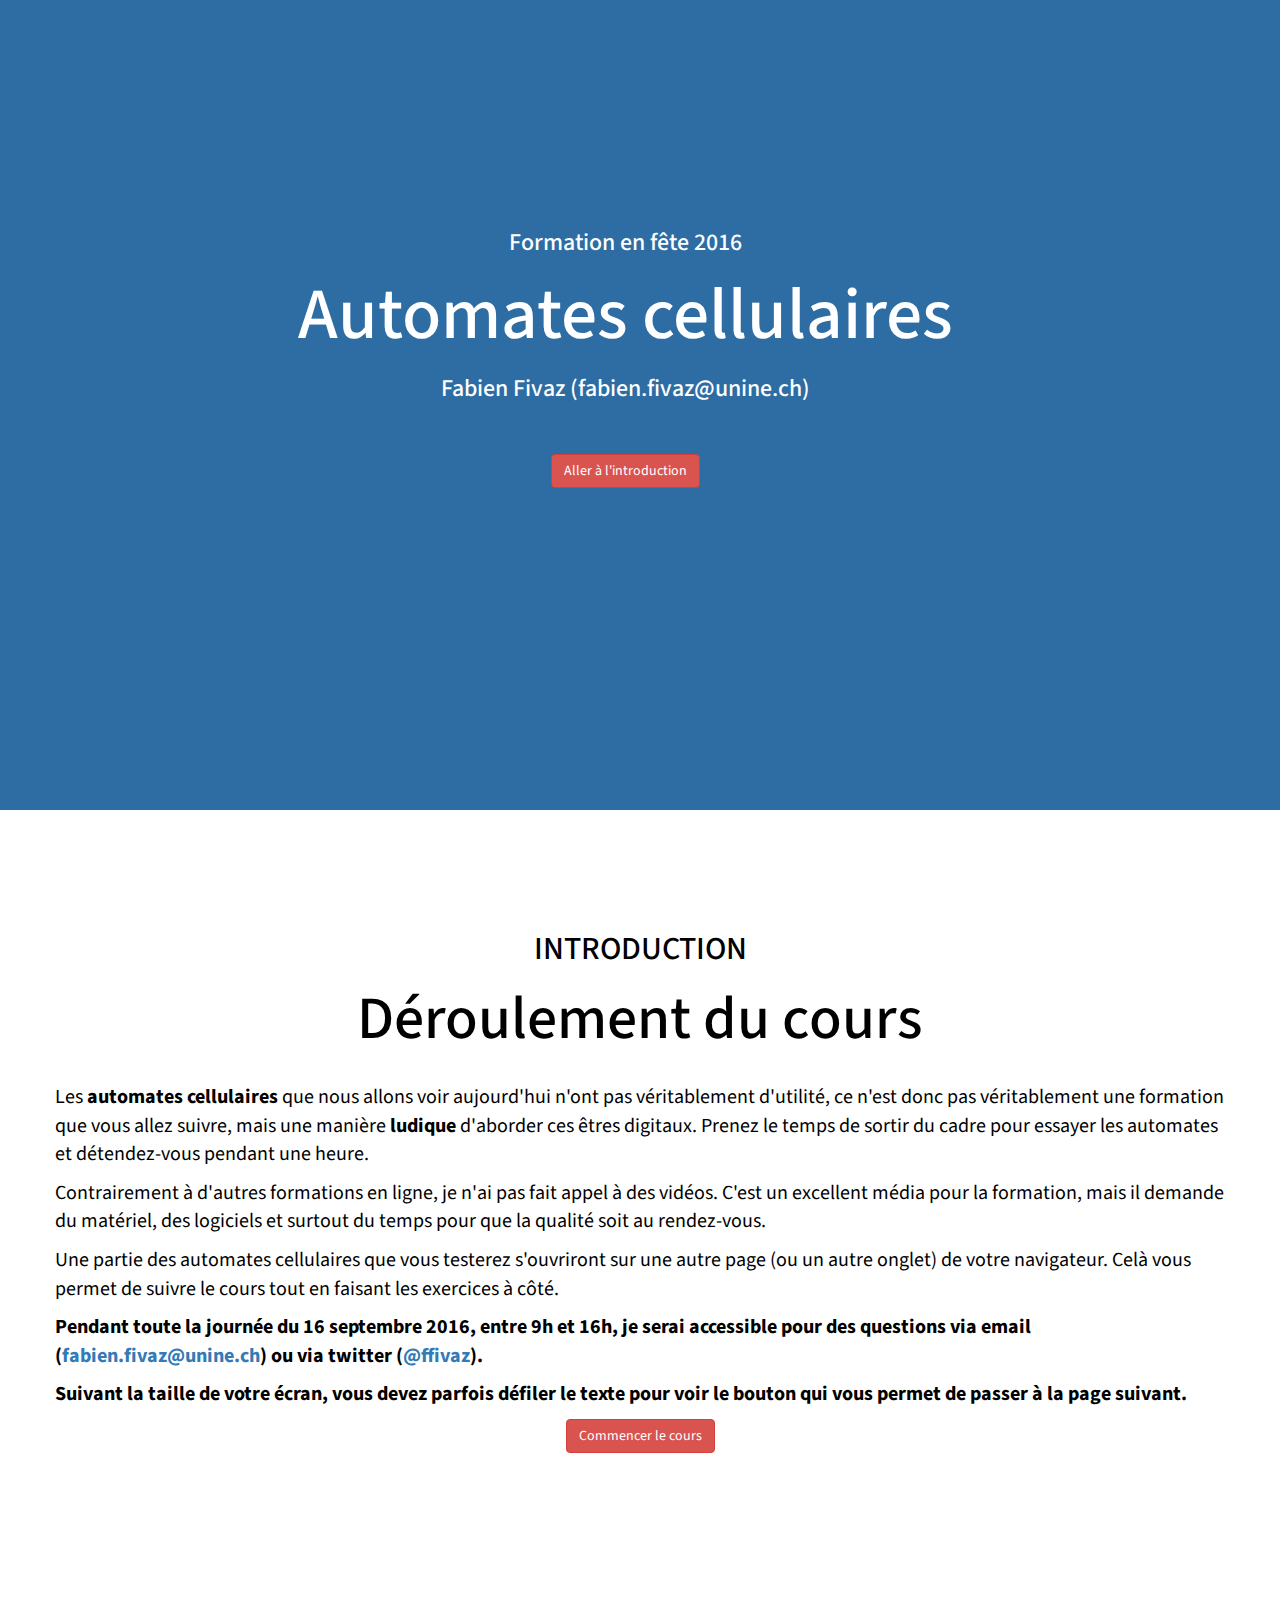
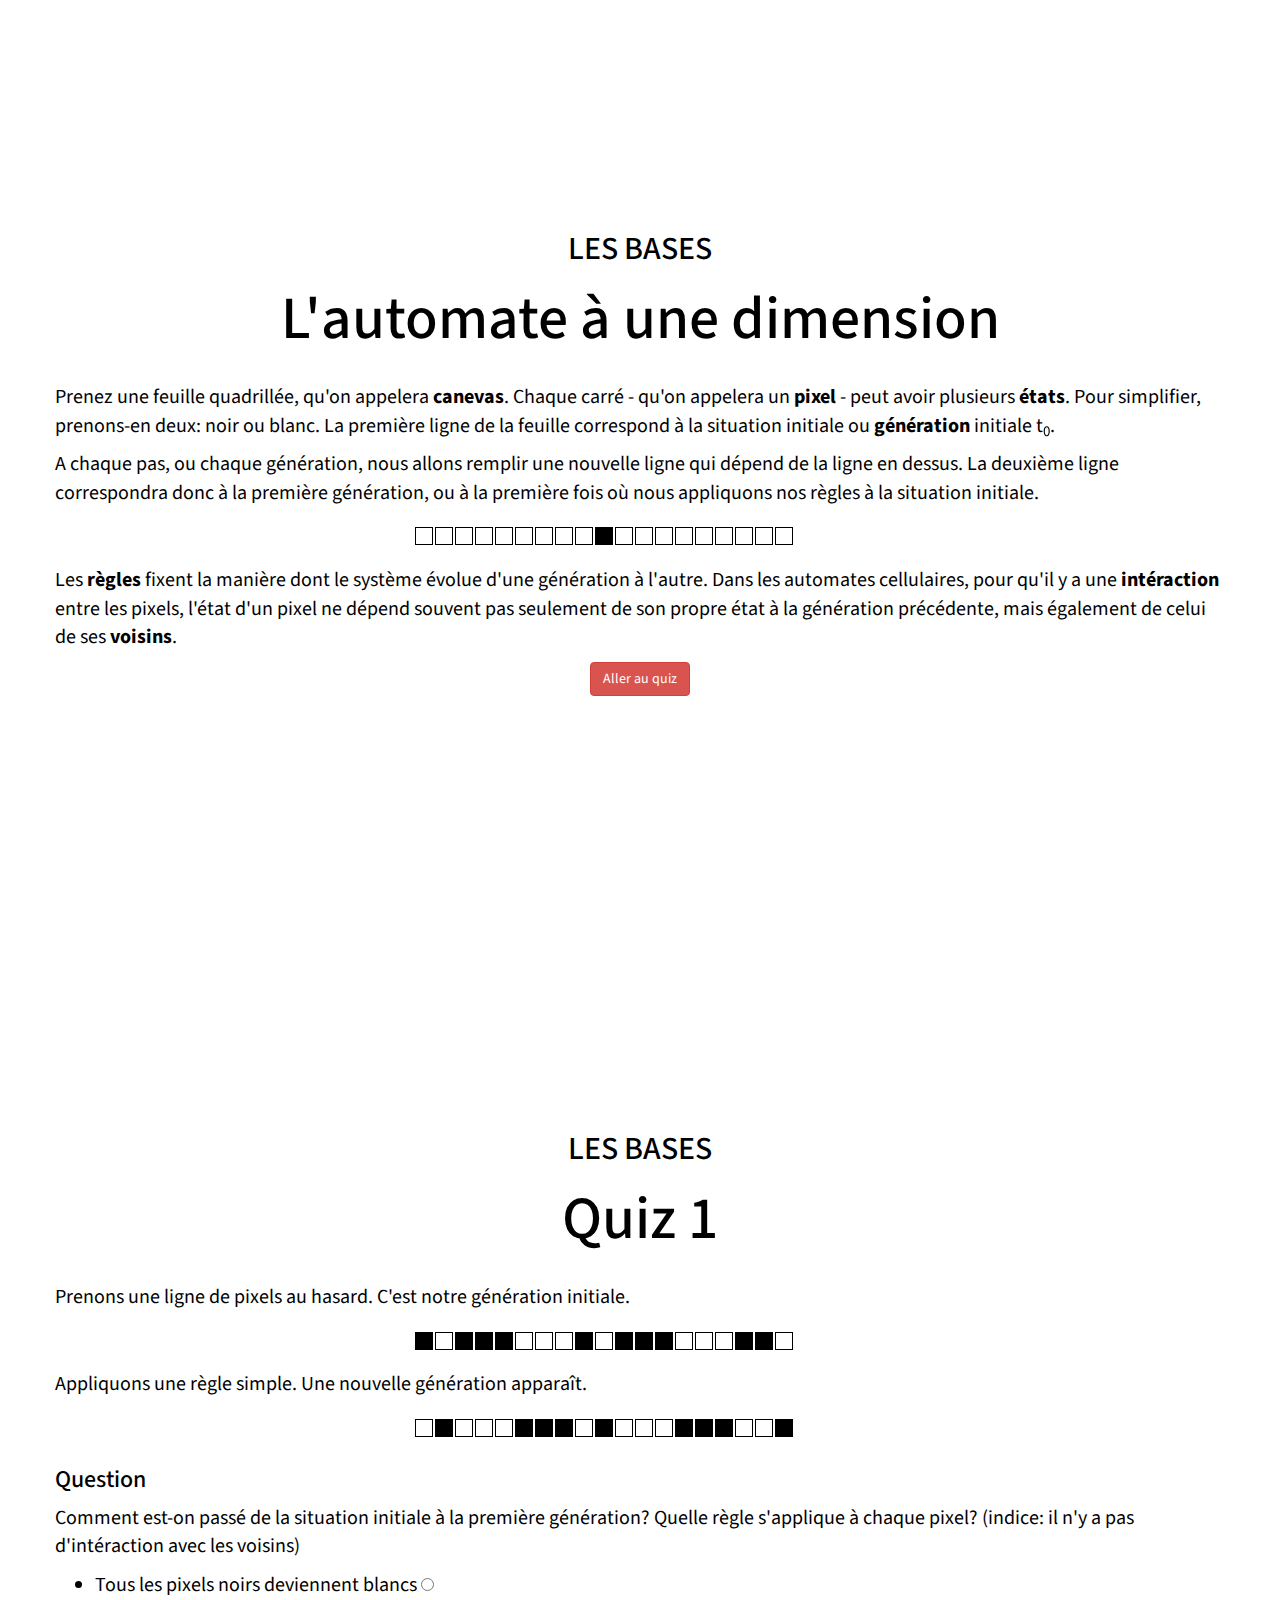
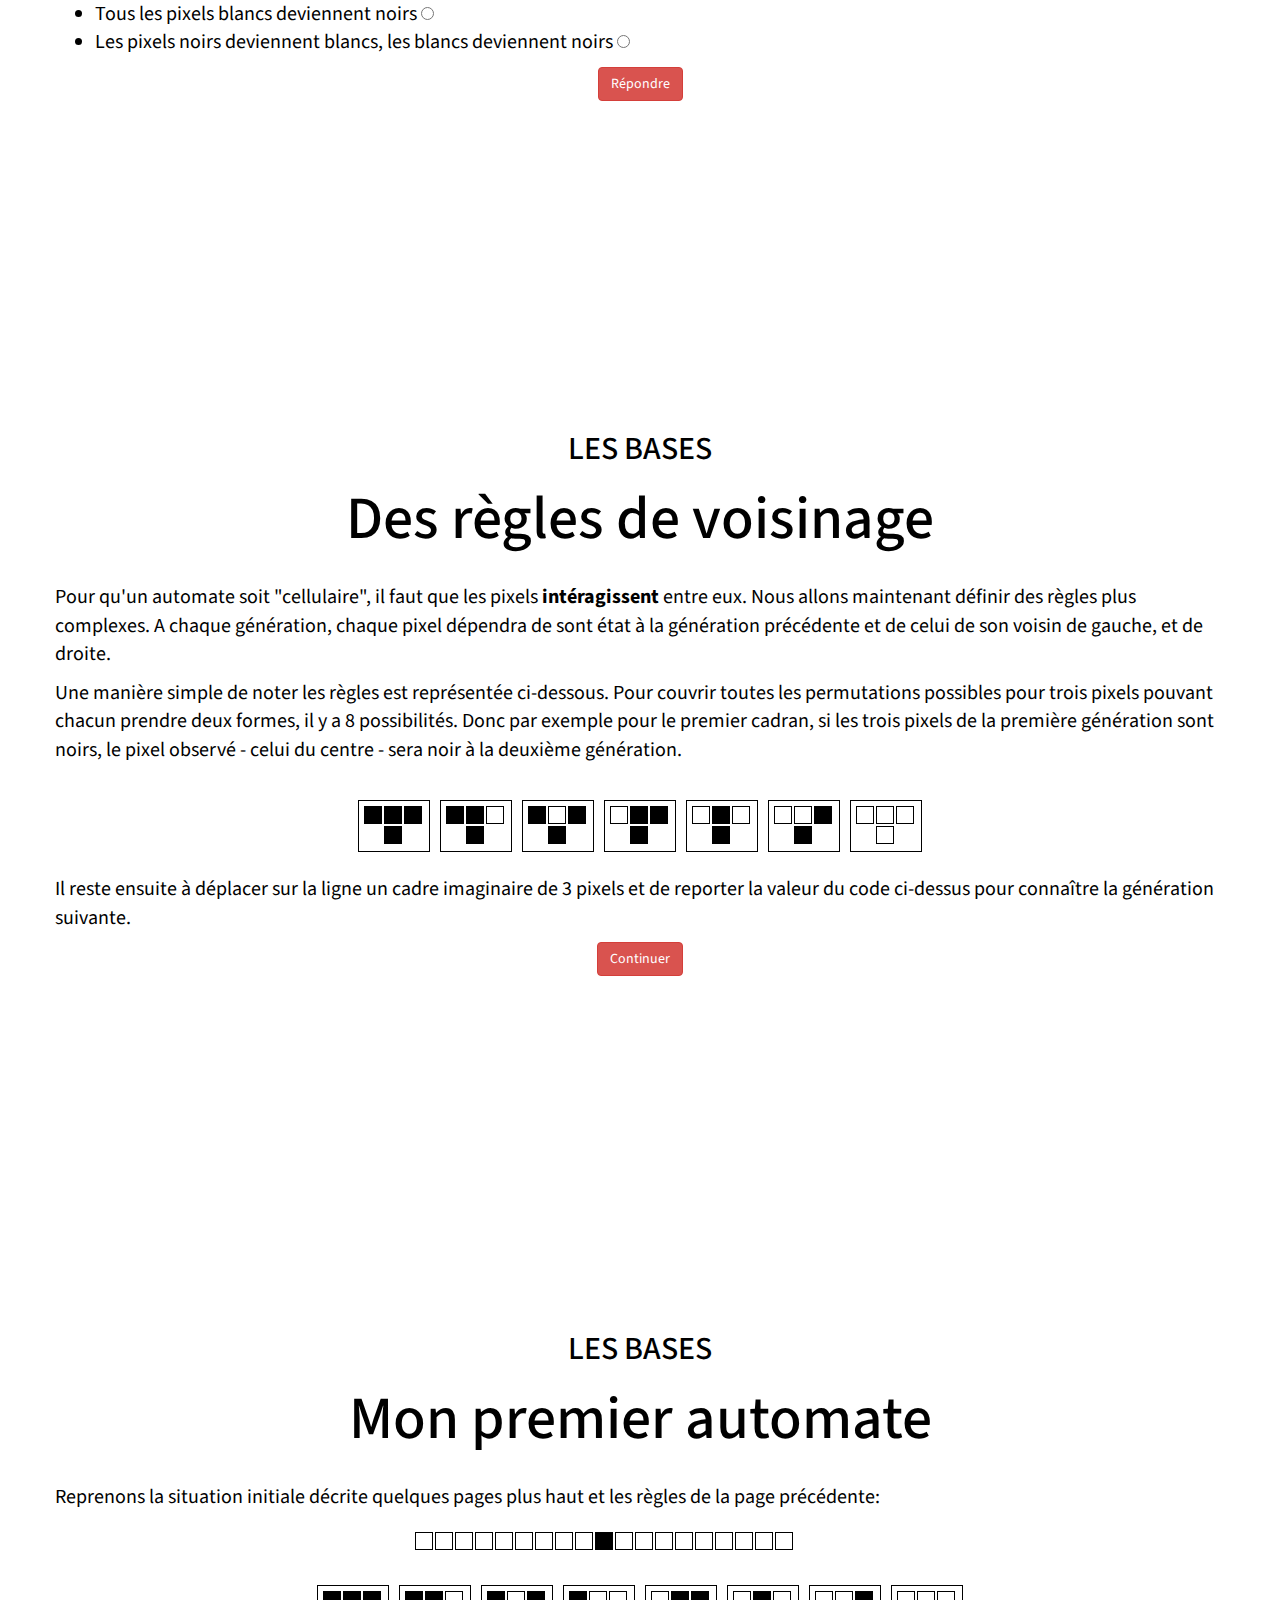
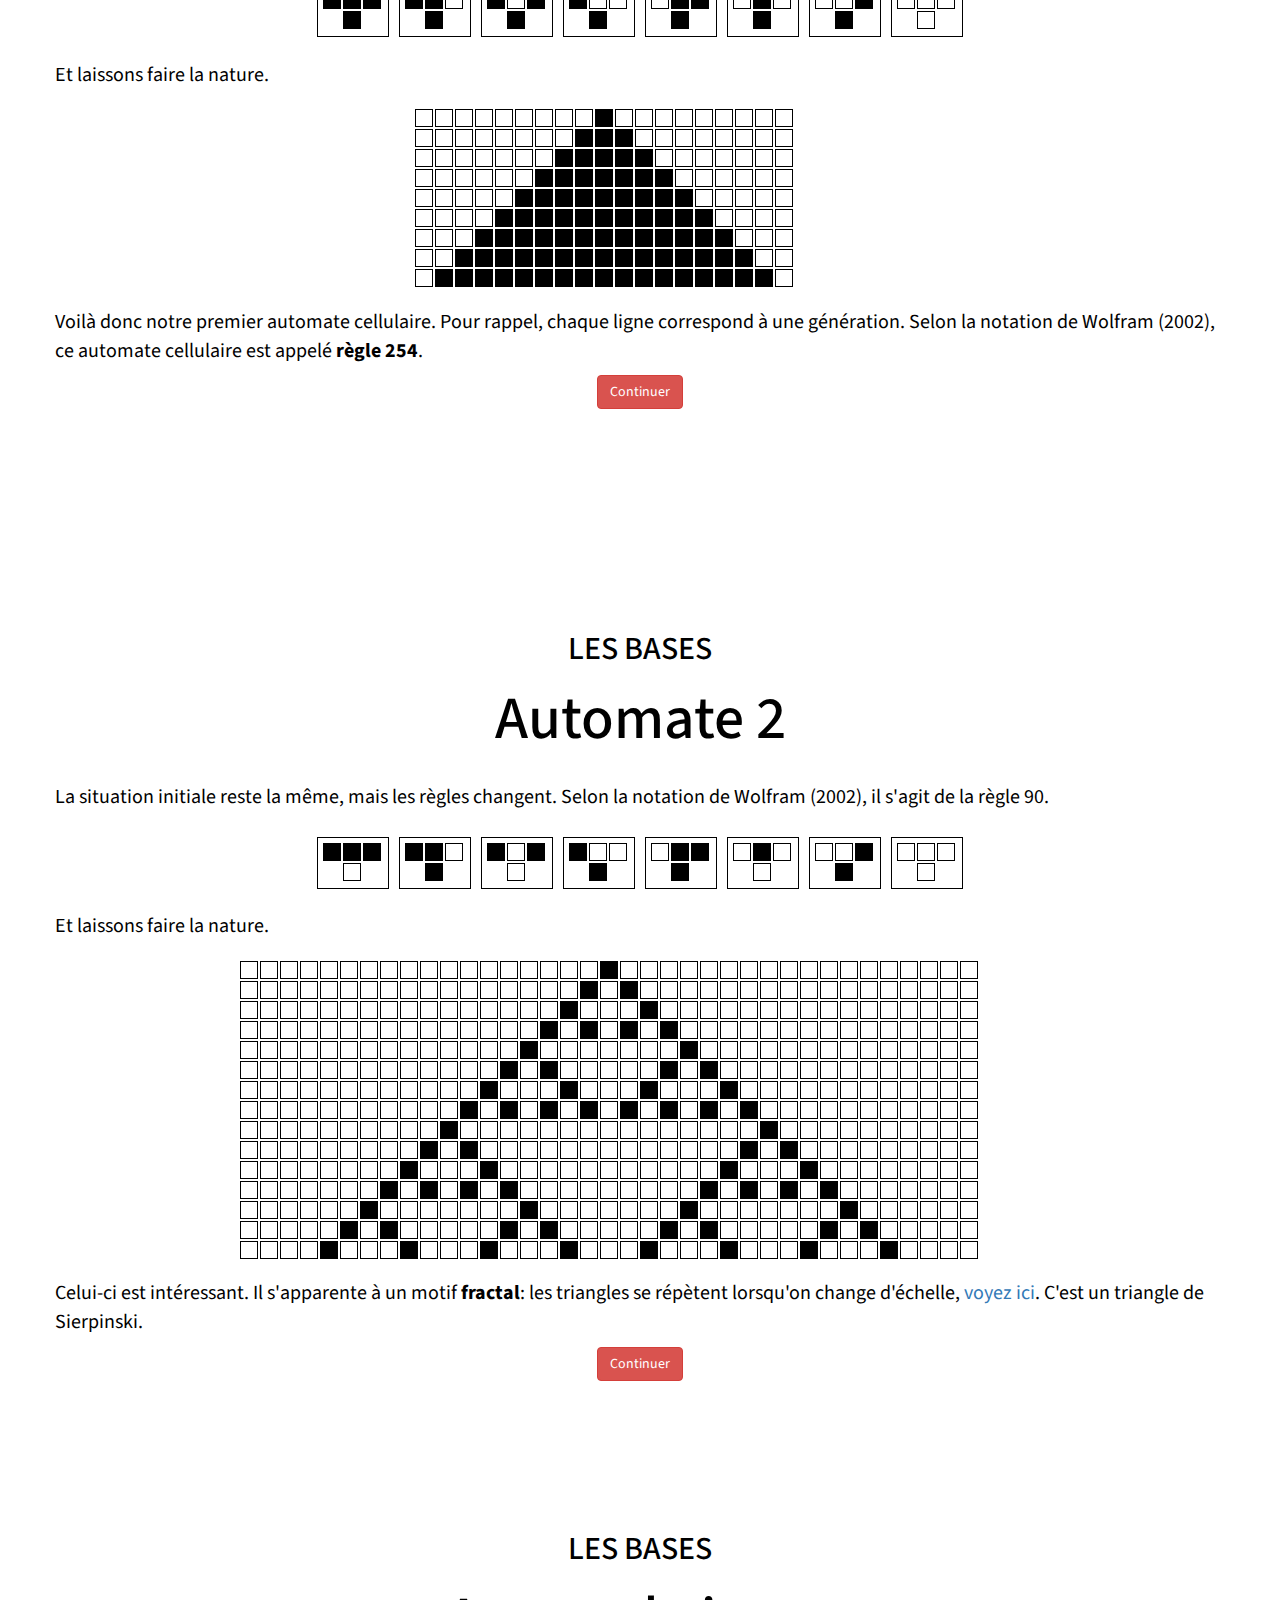
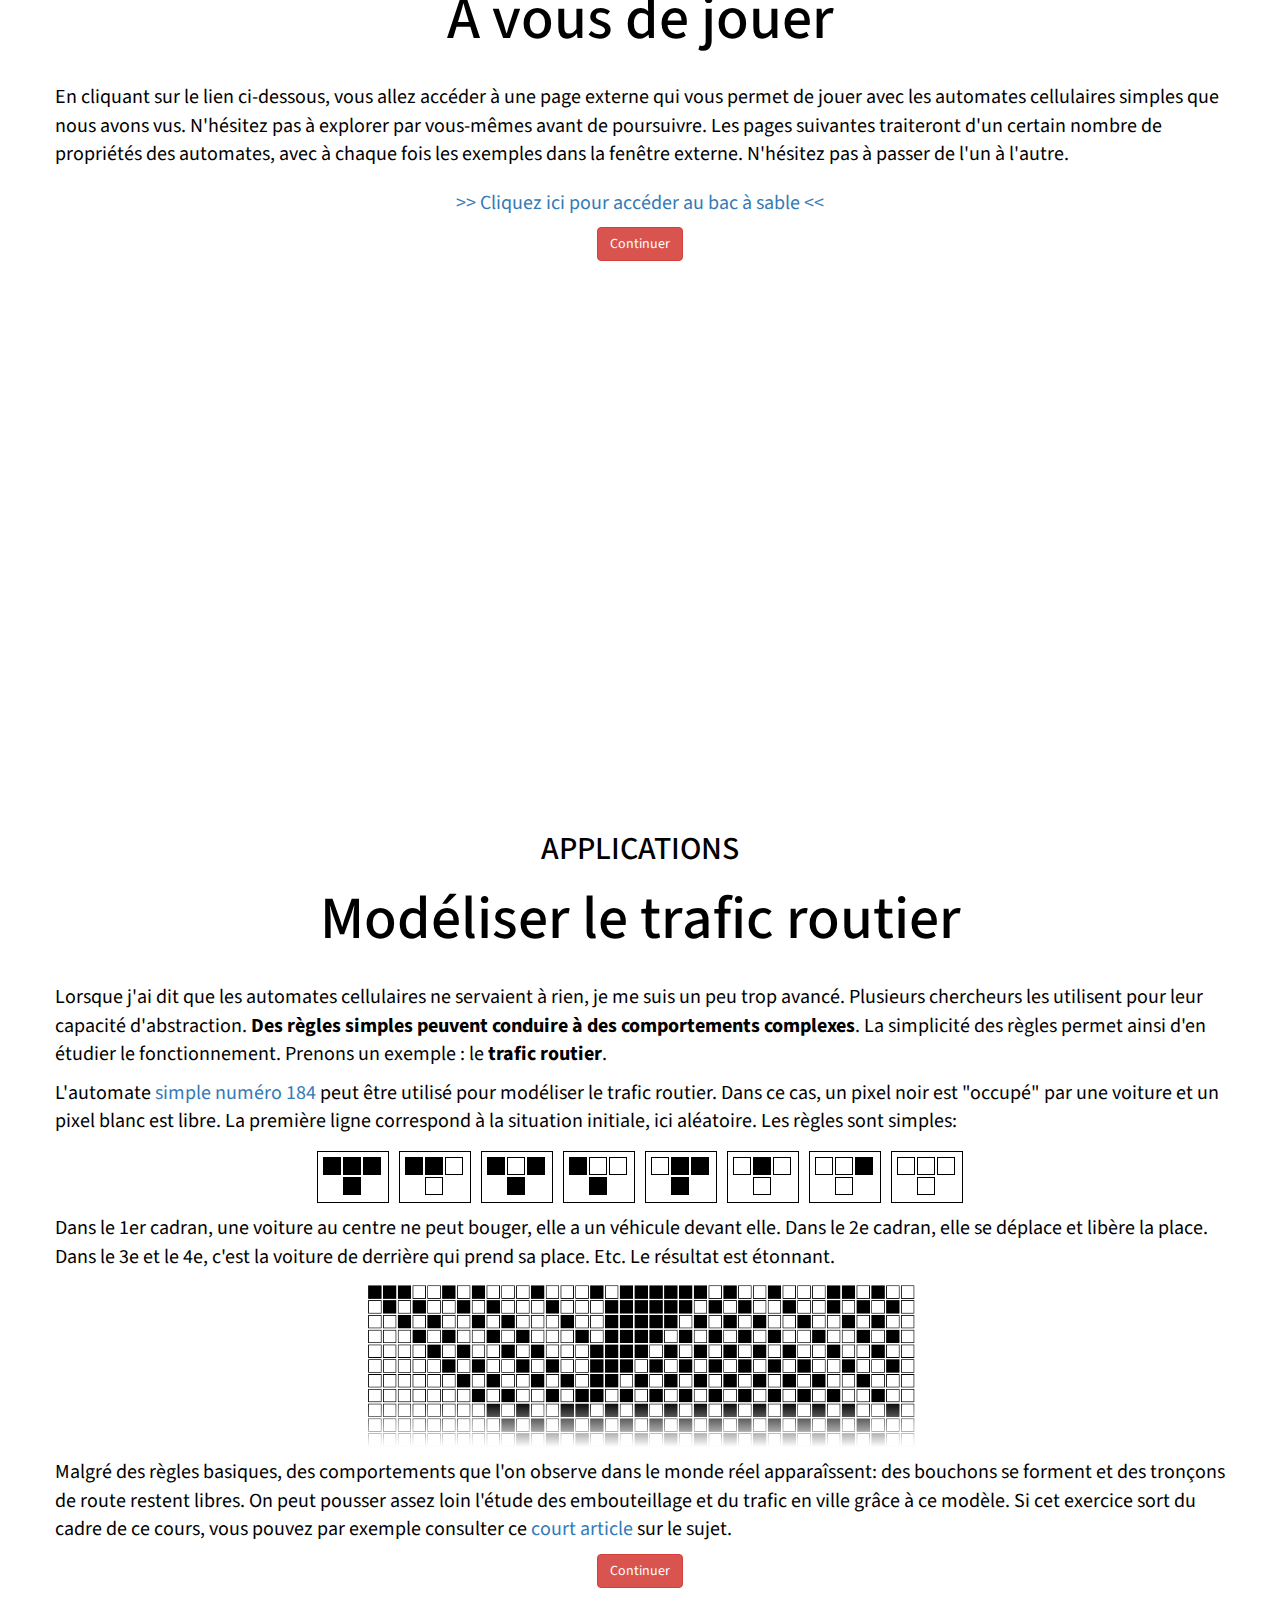
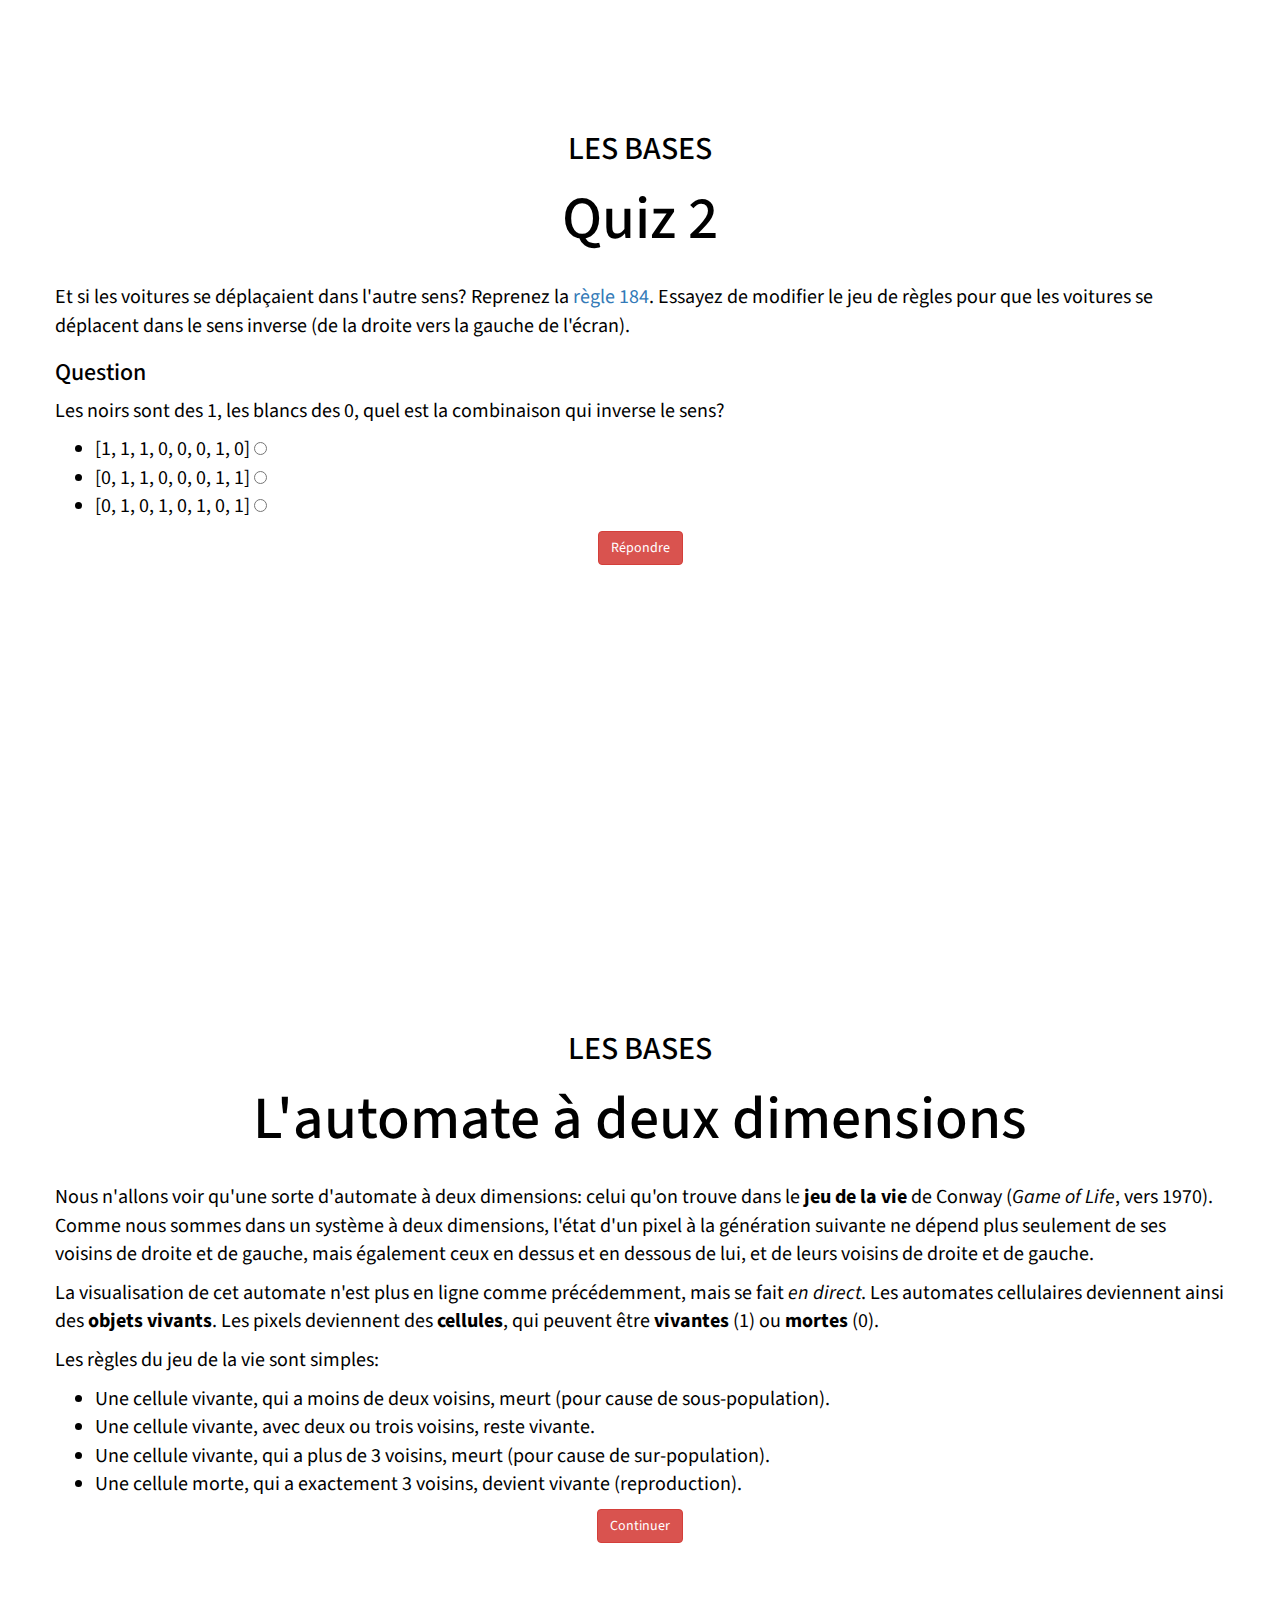
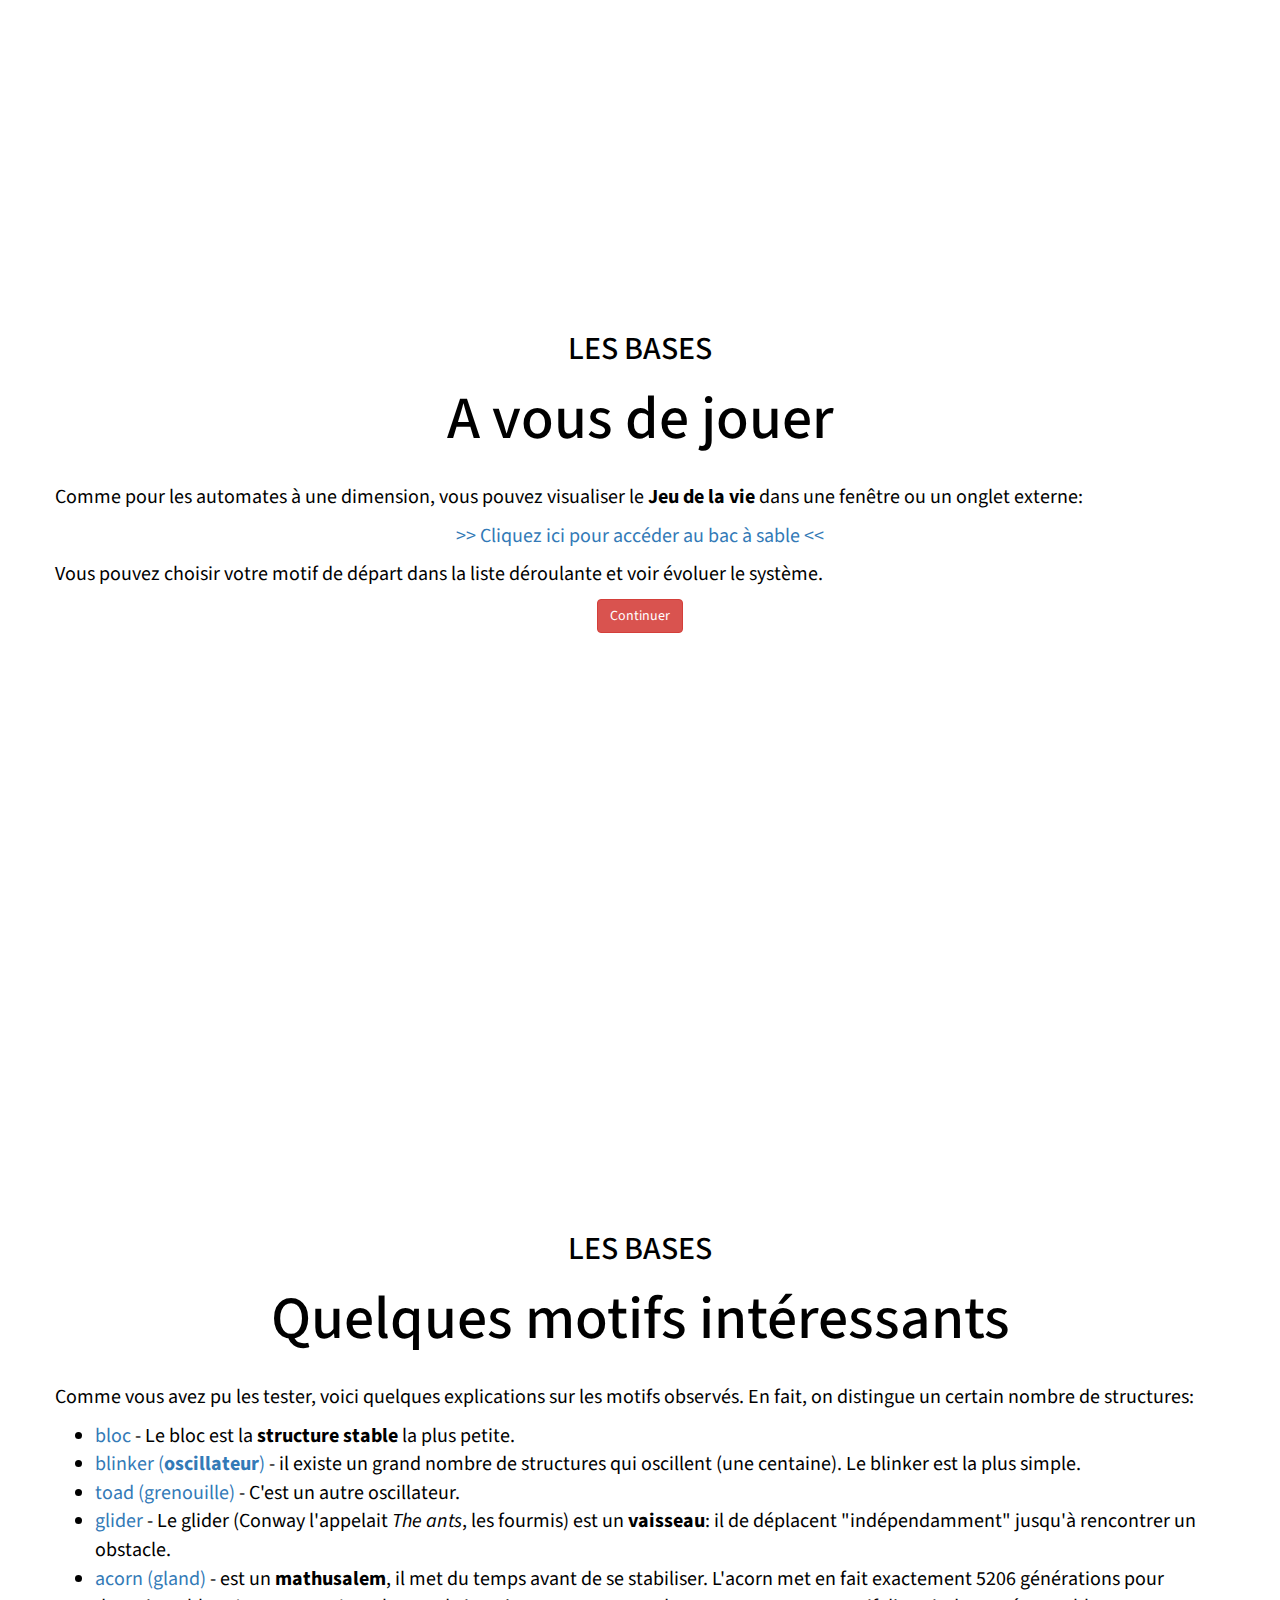
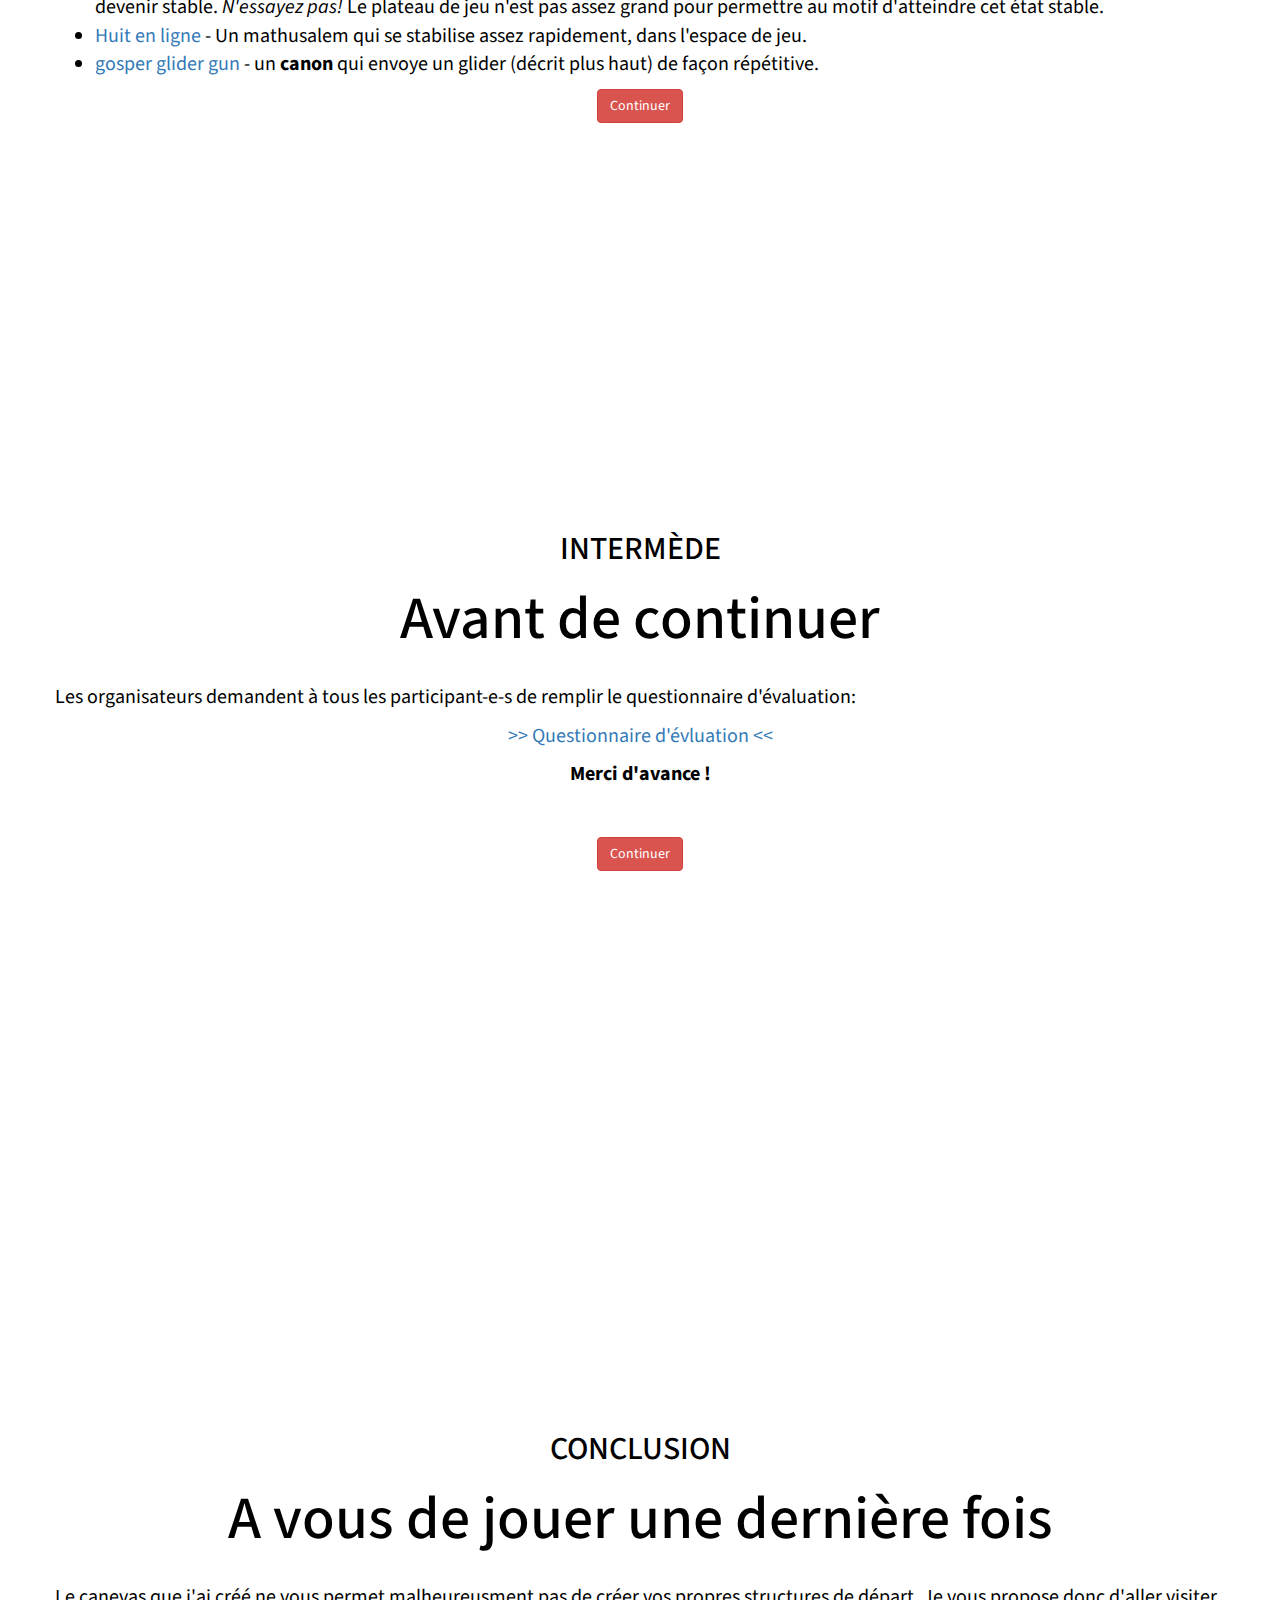
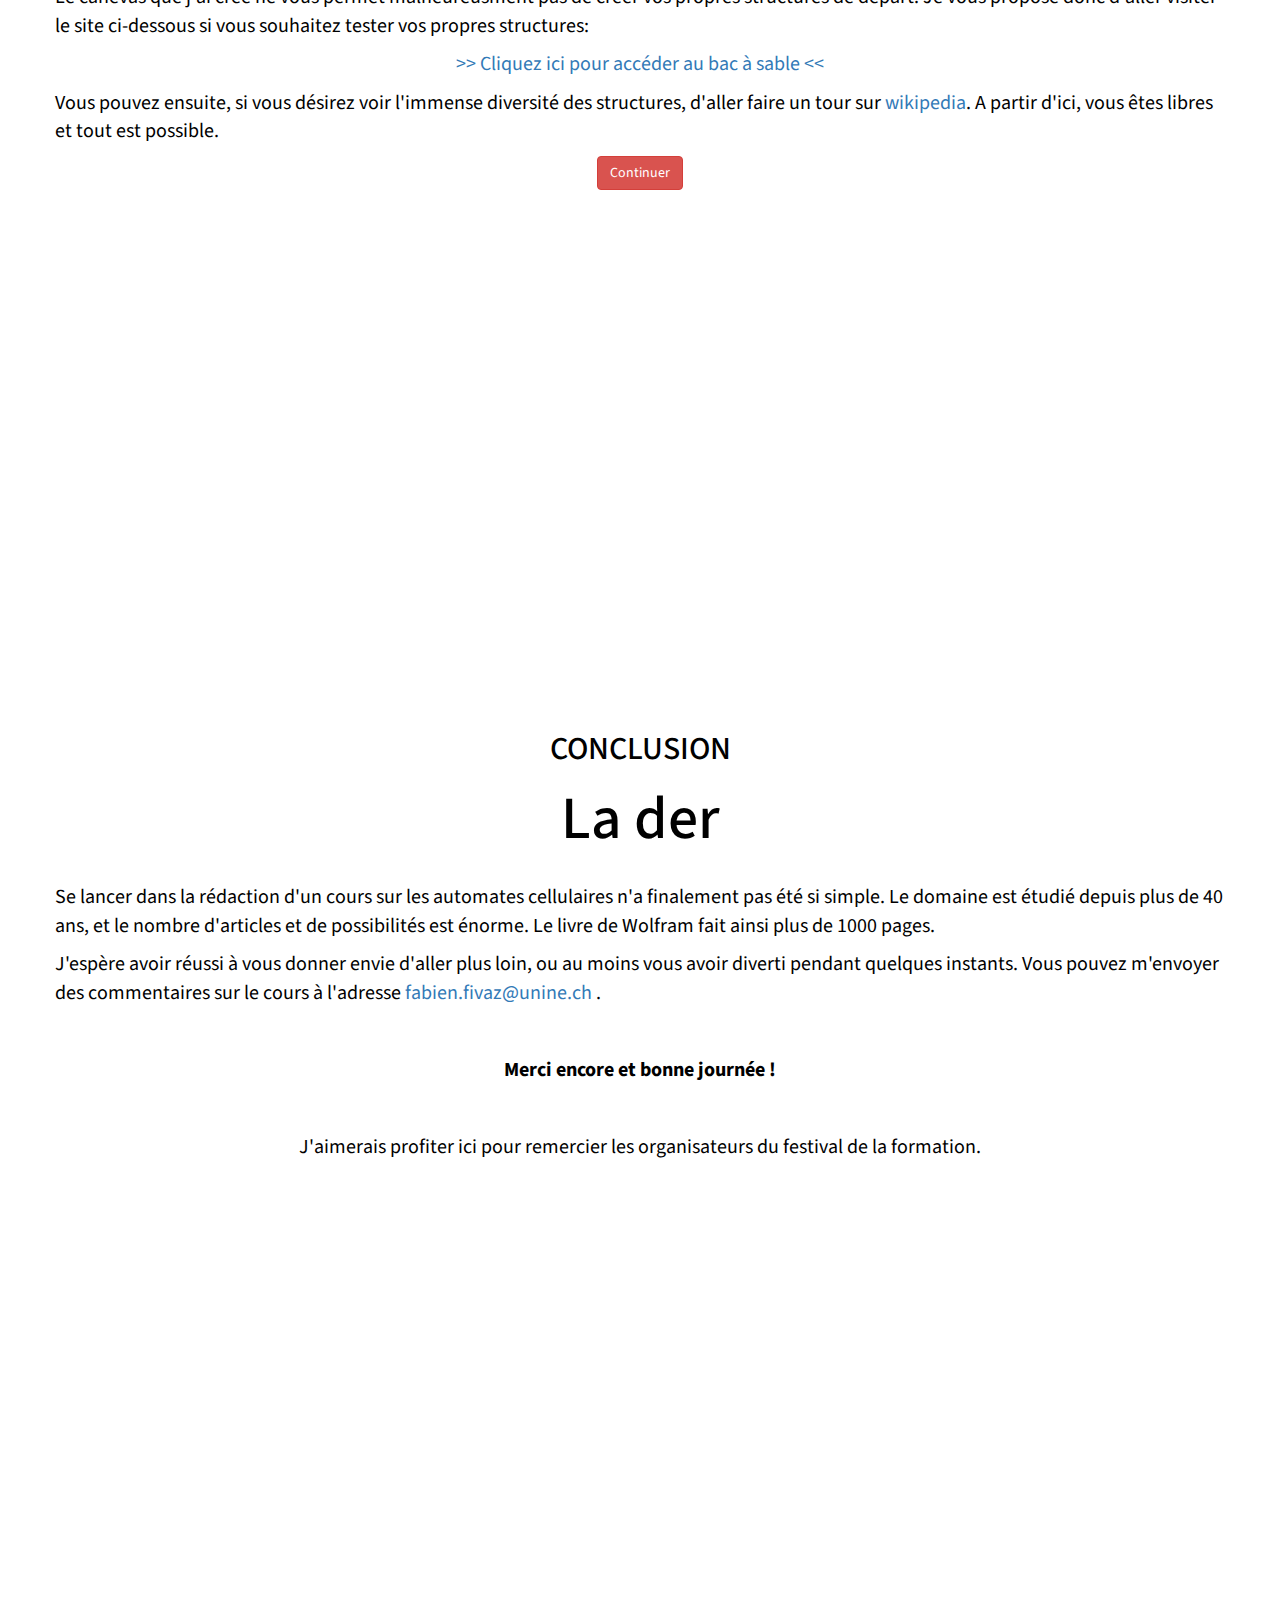
<file: index.html>
<!DOCTYPE html>
<html lang="fr">
<head>
    <meta charset="utf-8">
    <meta http-equiv="X-UA-Compatible" content="IE=edge">
    <meta name="viewport" content="width=device-width, initial-scale=1">
    <title>Formation en fête - Automates cellulaires</title>

    <link href="https://fonts.googleapis.com/css?family=Source+Sans+Pro" rel="stylesheet">
    <link rel="stylesheet" href="css/bootstrap.min.css">
    <link rel="stylesheet" href="css/style.css">

    <script src="js/jquery.js"></script>
    <script src="js/bootstrap.min.js"></script>
    <script src="js/terra.min.js"></script>
    <script src="js/functions.js"></script>
    <script src="js/rules.js"></script>

    <script>
        $(document).ready(function () {
            $('a').click(function () {
                $('html, body').animate({
                    scrollTop: $($(this).attr('href')).offset().top
                }, 500);
                return false;
            });
        });

        var oneD = function (initial) {
            this.cells = initial;

            this.draw = function (ctx, generation) {
                var i = 0;
                this.cells.forEach(function (pixel) {
                    if (pixel == 0) {
                        ctx.strokeStyle = 'black';
                        ctx.strokeRect((i * 20) + 0.5, (generation * 20) + 0.5, 17, 17);
                    } else {
                        ctx.strokeStyle = 'black';
                        ctx.strokeRect((i * 20) + 0.5, +(generation * 20) + 0.5, 17, 17);
                        ctx.fillStyle = 'black';
                        ctx.fillRect(i * 20 + 0.5, (generation * 20) + 0.5, 17, 17);
                    }
                    i++;
                });
            }
        };
    </script>
</head>
<body>
<div class="bar"></div>
<div id="top" class="container-fluid page">
    <div class="row page">
        <div class="col-md-12 col-sm-12 col-xs-12 title">
            <h3>Formation en fête 2016</h3>
            <h1>Automates cellulaires</h1>
            <h3>Fabien Fivaz (fabien.fivaz@unine.ch)</h3>
            <a href="#intro" class="btn btn-danger btn-big-top-margin">Aller à l'introduction</a>
        </div>
    </div>
</div>

<div id="intro" class="container">
    <div class="row main">
        <h2>Introduction</h2>
        <h1>Déroulement du cours</h1>
        <p>Les <b>automates cellulaires</b> que nous allons voir aujourd'hui n'ont pas véritablement d'utilité, ce n'est
            donc pas véritablement une formation que vous allez suivre, mais une manière <b>ludique</b> d'aborder ces
            êtres
            digitaux. Prenez le temps de sortir du cadre pour essayer les automates et détendez-vous pendant une heure.
        </p>
        <p>Contrairement à d'autres formations en ligne, je n'ai pas fait appel à des vidéos. C'est un excellent média
            pour la formation, mais il demande du matériel, des logiciels et surtout du temps pour que la qualité soit
            au rendez-vous.</p>
        <p>Une partie des automates cellulaires que vous testerez s'ouvriront sur une autre page (ou un autre onglet) de
            votre navigateur. Celà vous permet de suivre le cours tout en faisant les exercices à côté.</p>
        <p><b>Pendant toute la journée du 16 septembre 2016, entre 9h et 16h, je serai accessible pour des questions via
            email (<a href="mailto:fabien.fivaz@unine.ch">fabien.fivaz@unine.ch</a>) ou via twitter (<a
                    href="https://twitter.com/ffivaz">@ffivaz</a>).</b></p>
        <p><b>Suivant la taille de votre écran, vous devez parfois défiler le texte pour voir le bouton qui vous permet de passer à la page suivant.</b></p>
        <div class="text-center">
            <a href="#page1" class="btn btn-danger">Commencer le cours</a>
        </div>
    </div>
</div>

<div id="page1" class="container">
    <div class="row main">
        <h2>Les bases</h2>
        <h1>L'automate à une dimension</h1>
        <p>Prenez une feuille quadrillée, qu'on appelera <b>canevas</b>. Chaque carré - qu'on appelera un <b>pixel</b>
            - peut avoir plusieurs <b>états</b>. Pour simplifier, prenons-en deux: noir ou blanc. La première ligne de
            la feuille correspond à la situation initiale ou <b>génération</b> initiale t<sub>0</sub>.</p>
        <p>A chaque pas, ou chaque génération, nous allons remplir une nouvelle ligne qui dépend de la ligne en dessus.
            La deuxième ligne correspondra donc à la
            première génération, ou à la première fois où nous appliquons nos règles à la situation initiale.</p>
        <p class="text-center canvas-frame">
            <canvas id="demo1" width="450" height="20"></canvas>
        </p>
        <script>
            // Simple 1D cellular automata

            var myCells = [0, 0, 0, 0, 0, 0, 0, 0, 0, 1, 0, 0, 0, 0, 0, 0, 0, 0, 0];

            demo1 = new oneD(myCells);

            var canvas = document.getElementById('demo1');
            var ctx = canvas.getContext("2d");

            demo1.draw(ctx, 0);

        </script>
        <p>Les <b>règles</b> fixent la manière dont le système évolue d'une génération à l'autre. Dans les automates
            cellulaires, pour qu'il y a une <b>intéraction</b> entre les pixels, l'état d'un pixel ne dépend souvent pas
            seulement de son propre état à la génération précédente, mais également de celui de ses <b>voisins</b>.</p>

        <div class="text-center">
            <a href="#page2" class="btn btn-danger">Aller au quiz</a>
        </div>
    </div>
</div>

<div id="page2" class="container">
    <div class="row main">
        <h2>Les bases</h2>
        <h1>Quiz 1</h1>
        <p>Prenons une ligne de pixels au hasard. C'est notre génération initiale.</p>
        <p class="text-center canvas-frame">
            <canvas id="demo2" width="450" height="20"></canvas>
        </p>
        <script>
            // Simple 1D cellular automata

            var myCellsT0 = [1, 0, 1, 1, 1, 0, 0, 0, 1, 0, 1, 1, 1, 0, 0, 0, 1, 1, 0];

            var canvas = document.getElementById('demo2');
            var ctx = canvas.getContext("2d");

            demo2 = new oneD(myCellsT0);
            demo2.draw(ctx, 0);

        </script>
        <p>Appliquons une règle simple. Une nouvelle génération apparaît.</p>
        <p class="text-center canvas-frame">
            <canvas id="demo3" width="450" height="20"></canvas>
        </p>
        <script>
            // Simple 1D cellular automata

            var myCellsT1 = [0, 1, 0, 0, 0, 1, 1, 1, 0, 1, 0, 0, 0, 1, 1, 1, 0, 0, 1];

            var canvas = document.getElementById('demo3');
            var ctx = canvas.getContext("2d");

            var demo3 = new oneD(myCellsT1, 0);
            demo3.draw(ctx, 0);
        </script>
        <h3>Question</h3>
        <p>Comment est-on passé de la situation initiale à la première génération? Quelle règle s'applique à chaque
            pixel? (indice: il n'y a pas d'intéraction avec les voisins)</p>
        <ul>
            <li>Tous les pixels noirs deviennent blancs <input name="question" value="r1" type="radio"></li>
            <li>Tous les pixels blancs deviennent noirs <input name="question" value="r2" type="radio"></li>
            <li>Les pixels noirs deviennent blancs, les blancs deviennent noirs <input name="question" value="r3"
                                                                                       type="radio"></li>
        </ul>
        <div class="text-center">
            <button class="btn btn-danger" id="response">Répondre</button>
            <br>
            <div class="reponse hidden">C'est un automate tellement simple que certains estiment que ce n'en est pas un.
                A la
                génération suivante, l'automate reviendra à son état initial, etc.<br>
                <a href="#page3" id="linkToPage3">Continuer à la page suivante</a>
            </div>
        </div>

        <script>
            $('#response').click(function () {
                if ($('input[name=question]:checked').val() == 'r3') {
                    $('#response').html('C\'est juste!');
                    $('#response').removeClass('btn-danger').addClass('btn-success');
                    $('.reponse').removeClass('hidden');
                } else {
                    $('#response').html('Essayez encore !');
                }
            });
        </script>
    </div>
</div>

<div class="container" id="page3">
    <div class="row main">
        <h2>Les bases</h2>
        <h1>Des règles de voisinage</h1>
        <p>Pour qu'un automate soit "cellulaire", il faut que les pixels <b>intéragissent</b> entre eux. Nous allons
            maintenant définir des règles plus complexes. A chaque génération, chaque pixel dépendra de sont état à la
            génération précédente et de celui de son voisin de gauche, et de droite.</p>
        <p>Une manière simple de noter les règles est représentée ci-dessous. Pour couvrir toutes les permutations
            possibles pour trois pixels pouvant chacun prendre deux formes, il y a 8 possibilités. Donc par exemple pour
            le premier cadran, si les trois pixels de la première génération sont noirs, le pixel observé - celui
            du centre - sera noir à la deuxième génération.</p>
        <p id="ruleGroup1" class="text-center" style="margin-top: 30px;">
        </p>
        <p>Il reste ensuite à déplacer sur la ligne un cadre imaginaire de 3 pixels et de reporter la valeur du code
            ci-dessus pour connaître la génération suivante.</p>
        <script>
            var myRules = [
                {
                    a: [1, 1, 1],
                    b: 1
                },
                {
                    a: [1, 1, 0],
                    b: 1
                },
                {
                    a: [1, 0, 1],
                    b: 1
                },
                {
                    a: [0, 1, 1],
                    b: 1
                },
                {
                    a: [0, 1, 0],
                    b: 1
                },
                {
                    a: [0, 0, 1],
                    b: 1
                },
                {
                    a: [0, 0, 0],
                    b: 0
                }
            ];

            var i = 1;

            myRules.forEach(function (element) {
                var e = document.createElement('canvas');
                e.width = "60";
                e.height = "40";
                e.style.padding = '5px';
                e.style.margin = '5px';
                e.style.border = '1px solid black';
                e.id = "rule" + i;
                document.getElementById('ruleGroup1').appendChild(e);
                var myRule = element.a;
                var myTarget = element.b;

                var canvas = document.getElementById('rule' + i);
                var ctx = canvas.getContext("2d");
                var rule = new oneD(myRule);
                rule.draw(ctx, 0);
                if (myTarget == 1) {
                    ctx.strokeStyle = 'black';
                    ctx.strokeRect((1 * 20) + 0.5, 20.5, 17, 17);
                    ctx.fillStyle = 'black';
                    ctx.fillRect(1 * 20 + 0.5, 20.5, 17, 17);
                } else {
                    ctx.strokeStyle = 'black';
                    ctx.strokeRect((1 * 20) + 0.5, 20.5, 17, 17);
                }
                i++;
            });

        </script>
        <div class="text-center">
            <a href="#page4" class="btn btn-danger">Continuer</a>
        </div>
    </div>
</div>

<div class="container" id="page4">
    <div class="row main">
        <h2>Les bases</h2>
        <h1>Mon premier automate</h1>
        <p>Reprenons la situation initiale décrite quelques pages plus haut et les règles de la page précédente:</p>
        <p class="text-center canvas-frame">
            <canvas id="demo4" width="450" height="20"></canvas>
        </p>
        <script>
            // Simple 1D cellular automata

            var myCells = [0, 0, 0, 0, 0, 0, 0, 0, 0, 1, 0, 0, 0, 0, 0, 0, 0, 0, 0];

            var demo4 = new oneD(myCells);

            var canvas = document.getElementById('demo4');
            var ctx = canvas.getContext("2d");

            demo4.draw(ctx, 0);

        </script>
        <p id="ruleGroup2" class="text-center canvas-frame">
        </p>
        <script>
            var myRules = [
                {
                    a: [1, 1, 1],
                    b: 1
                },
                {
                    a: [1, 1, 0],
                    b: 1
                },
                {
                    a: [1, 0, 1],
                    b: 1
                },
                {
                    a: [1, 0, 0],
                    b: 1
                },
                {
                    a: [0, 1, 1],
                    b: 1
                },
                {
                    a: [0, 1, 0],
                    b: 1
                },
                {
                    a: [0, 0, 1],
                    b: 1
                },
                {
                    a: [0, 0, 0],
                    b: 0
                }
            ];

            var i = 1;

            myRules.forEach(function (element) {
                var e = document.createElement('canvas');
                e.width = "60";
                e.height = "40";
                e.style.padding = '5px';
                e.style.margin = '5px';
                e.style.border = '1px solid black';
                e.id = "ruleA" + i;
                document.getElementById('ruleGroup2').appendChild(e);
                var myRule = element.a;
                var myTarget = element.b;

                var canvas = document.getElementById('ruleA' + i);
                var ctx = canvas.getContext("2d");
                var rule = new oneD(myRule);
                rule.draw(ctx, 0);
                if (myTarget == 1) {
                    ctx.strokeStyle = 'black';
                    ctx.strokeRect((1 * 20) + 0.5, 20.5, 17, 17);
                    ctx.fillStyle = 'black';
                    ctx.fillRect(1 * 20 + 0.5, 20.5, 17, 17);
                } else {
                    ctx.strokeStyle = 'black';
                    ctx.strokeRect((1 * 20) + 0.5, 20.5, 17, 17);
                }
                i++;
            });
        </script>
        <p>Et laissons faire la nature.</p>
        <p class="text-center canvas-frame">
            <canvas id="demo5" width="450" height="180"></canvas>
        </p>
        <script>

            var demo5 = new oneD(myCells);

            var canvas = document.getElementById('demo5');
            var ctx = canvas.getContext("2d");

            demo5.draw(ctx, 0);

            var calcNG = function (init) {
                var nextGen = [];
                nextGen.push(0);
                for (var i = 1; i < init.length - 1; i++) {
                    var a = init[i - 1];
                    var b = init[i];
                    var c = init[i + 1];
                    myRules.forEach(function (element) {
                        if ([a, b, c].equals(element.a)) {
                            nextGen.push(element.b);
                        }
                    });
                }
                nextGen.push(0);
                return nextGen;
            };

            var demoX = new oneD(myNextGen = calcNG(myCells));
            demoX.draw(ctx, 1);

            for (var i = 2; i < 9; i++) {
                var demoX = new oneD(myNextGen = calcNG(myNextGen));
                demoX.draw(ctx, i);
            }

        </script>
        <p>Voilà donc notre premier automate cellulaire. Pour rappel, chaque ligne correspond à une génération. Selon la
            notation de Wolfram (2002), ce automate cellulaire est appelé <b>règle 254</b>.</p>
        <div class="text-center">
            <a href="#page5" class="btn btn-danger">Continuer</a>
        </div>
    </div>
</div>

<div class="container" id="page5">
    <div class="row main">
        <h2>Les bases</h2>
        <h1>Automate 2</h1>
        <p>La situation initiale reste la même, mais les règles changent. Selon la notation de Wolfram (2002), il s'agit
            de la règle 90.</p>
        <script>

            var myCells = [0, 0, 0, 0, 0, 0, 0, 0, 0, 0, 0, 0, 0, 0, 0, 0, 0, 0, 1, 0, 0, 0, 0, 0, 0, 0, 0, 0, 0, 0, 0, 0, 0, 0, 0, 0, 0];

        </script>
        <p id="ruleGroup3" class="text-center canvas-frame">
        </p>
        <script>
            var myRules = [
                {
                    a: [1, 1, 1],
                    b: 0
                },
                {
                    a: [1, 1, 0],
                    b: 1
                },
                {
                    a: [1, 0, 1],
                    b: 0
                },
                {
                    a: [1, 0, 0],
                    b: 1
                },
                {
                    a: [0, 1, 1],
                    b: 1
                },
                {
                    a: [0, 1, 0],
                    b: 0
                },
                {
                    a: [0, 0, 1],
                    b: 1
                },
                {
                    a: [0, 0, 0],
                    b: 0
                }
            ];

            var i = 1;

            myRules.forEach(function (element) {
                var e = document.createElement('canvas');
                e.width = "60";
                e.height = "40";
                e.style.padding = '5px';
                e.style.margin = '5px';
                e.style.border = '1px solid black';
                e.id = "ruleB" + i;
                document.getElementById('ruleGroup3').appendChild(e);
                var myRule = element.a;
                var myTarget = element.b;

                var canvas = document.getElementById('ruleB' + i);
                var ctx = canvas.getContext("2d");
                var rule = new oneD(myRule);
                rule.draw(ctx, 0);
                if (myTarget == 1) {
                    ctx.strokeStyle = 'black';
                    ctx.strokeRect((1 * 20) + 0.5, 20.5, 17, 17);
                    ctx.fillStyle = 'black';
                    ctx.fillRect(1 * 20 + 0.5, 20.5, 17, 17);
                } else {
                    ctx.strokeStyle = 'black';
                    ctx.strokeRect((1 * 20) + 0.5, 20.5, 17, 17);
                }
                i++;
            });
        </script>
        <p>Et laissons faire la nature.</p>
        <p class="text-center canvas-frame">
            <canvas id="demo6" width="800" height="300"></canvas>
        </p>
        <script>

            var demo6 = new oneD(myCells);

            var canvas = document.getElementById('demo6');
            var ctx = canvas.getContext("2d");

            demo6.draw(ctx, 0);

            var calcNG = function (init) {
                var nextGen = [];
                nextGen.push(0);
                for (var i = 1; i < init.length - 1; i++) {
                    var a = init[i - 1];
                    var b = init[i];
                    var c = init[i + 1];
                    myRules.forEach(function (element) {
                        if ([a, b, c].equals(element.a)) {
                            nextGen.push(element.b);
                        }
                    });
                }
                nextGen.push(0);
                return nextGen;
            };

            var demoX = new oneD(myNextGen = calcNG(myCells));
            demoX.draw(ctx, 1);

            for (var i = 2; i < 15; i++) {
                var demoX = new oneD(myNextGen = calcNG(myNextGen));
                demoX.draw(ctx, i);
            }

        </script>
        <p>Celui-ci est intéressant. Il s'apparente à un motif <b>fractal</b>: les triangles se répètent lorsqu'on
            change d'échelle, <a href="https://commons.wikimedia.org/wiki/File:Sierpinski_triangle.svg" target="_blank">voyez
                ici</a>. C'est un triangle de Sierpinski.</p>
        <div class="text-center">
            <a href="#page6" class="btn btn-danger">Continuer</a>
        </div>
    </div>
</div>

<div class="container" id="page6">
    <div class="row main">
        <h2>Les bases</h2>
        <h1>A vous de jouer</h1>
        <p>En cliquant sur le lien ci-dessous, vous allez accéder à une page externe qui vous permet de jouer avec les
            automates cellulaires simples que nous avons vus. N'hésitez pas à explorer par vous-mêmes avant de
            poursuivre. Les pages suivantes traiteront d'un certain nombre de propriétés des automates, avec à chaque
            fois les exemples dans la fenêtre externe. N'hésitez pas à passer de l'un à l'autre.</p>
        <p class="text-center canvas-frame">
            <a href="line_cell.html" target="_blank"> >> Cliquez ici pour accéder au bac à sable << </a>
        </p>
        <p class="hidden" id="texteCache">Etes-vous sûrs d'avoir essayé toutes les combinaisons possibles? Wolfram
            (2002) a identifié 256 possibilités qu'il a appelée "règles" (<i>rules</i> en anglais). Dans son livre "A
            New Kind of Science", Wolfram fait le constat suivant: la <a href="line_cell.html?rule254" target="_blank">règle
                254</a> est très simple. Elle est répétitive, comme également la <a href="line_cell.html?rule250"
                                                                                    target="_blank">règle 250</a>. La <a
                    href="line_cell.html?rule90" target="_blank">règle 90</a> que nous avons vu précédemment, est déjà
            plus complexe, on voit se dessiner un motif fractal. D'autres règles, comme la <a
                    href="line_cell.html?rule30" target="_blank">30</a> donne l'impression de dessiner des motifs
            aléatoires. <b>C'est l'enseignement le plus important: des règles simples peuvent conduire à des
                comportements très complexes.</b></p>
        <div class="text-center">
            <a href="#page7" class="btn btn-danger btn-big-top-margin hidden" id="yesIAm">La suite</a>
        </div>
        <div class="text-center">
            <button class="btn btn-danger" id="areYouSure">Continuer</button>
        </div>
        <script>
            var ays = document.getElementById('areYouSure');
            ays.addEventListener('click', function () {
                document.getElementById('texteCache').className = '';
                document.getElementById('yesIAm').className = 'btn btn-danger';
                document.getElementById('areYouSure').className += ' hidden';
            });
        </script>
    </div>
</div>

<div class="container" id="page7">
    <div class="row main">
        <h2>Applications</h2>
        <h1>Modéliser le trafic routier</h1>
        <p>Lorsque j'ai dit que les automates cellulaires ne servaient à rien, je me suis un peu trop avancé. Plusieurs
            chercheurs les utilisent pour leur capacité d'abstraction. <b>Des règles simples peuvent conduire à des
                comportements complexes</b>. La simplicité des règles permet ainsi d'en étudier le fonctionnement.
            Prenons un exemple : le <b>trafic routier</b>.</p>
        <p>L'automate <a href="line_cell.html?rule184&alea" target="_blank">simple numéro 184</a> peut être utilisé pour
            modéliser le trafic routier. Dans ce cas, un pixel noir est "occupé" par une voiture et un pixel blanc est
            libre. La première ligne correspond à la situation initiale, ici aléatoire. Les règles sont simples:</p>
        <div class="text-center" id="ruleGroup4"></div>
        <script>
            var myRules = rule184;

            var i = 1;

            myRules.forEach(function (element) {
                var e = document.createElement('canvas');
                e.width = "60";
                e.height = "40";
                e.style.padding = '5px';
                e.style.margin = '5px';
                e.style.border = '1px solid black';
                e.id = "ruleC" + i;
                document.getElementById('ruleGroup4').appendChild(e);
                var myRule = element.a;
                var myTarget = element.b;

                var canvas = document.getElementById('ruleC' + i);
                var ctx = canvas.getContext("2d");
                var rule = new oneD(myRule);
                rule.draw(ctx, 0);
                if (myTarget == 1) {
                    ctx.strokeStyle = 'black';
                    ctx.strokeRect((1 * 20) + 0.5, 20.5, 17, 17);
                    ctx.fillStyle = 'black';
                    ctx.fillRect(1 * 20 + 0.5, 20.5, 17, 17);
                } else {
                    ctx.strokeStyle = 'black';
                    ctx.strokeRect((1 * 20) + 0.5, 20.5, 17, 17);
                }
                i++;
            });
        </script>
        <p>Dans le 1er cadran, une voiture au centre ne peut bouger, elle a un véhicule devant elle. Dans le 2e cadran,
            elle se déplace et libère la place. Dans le 3e et le 4e, c'est la voiture de derrière qui prend sa place.
            Etc. Le résultat est étonnant.</p>
        <p class="text-center"><img src="images/rule184_example.png" width="555"></p>
        <p>Malgré des règles basiques, des comportements que l'on observe dans le monde réel apparaîssent: des bouchons
            se forment et des tronçons de route restent libres. On peut pousser assez loin l'étude des embouteillage et du
            trafic en ville grâce à ce modèle. Si cet exercice sort du cadre de ce cours, vous pouvez par exemple
            consulter ce <a
                    href="https://wireworld2014.wordpress.com/2014/03/17/un-exemple-dautomate-cellulaire-le-modele-de-nagel-schreckenberg/"
                    target="_blank">court article</a> sur le sujet.</p>
        <div class="text-center">
            <a href="#page8" class="btn btn-danger">Continuer</a>
        </div>
    </div>
</div>

<div class="container" id="page8">
    <div class="row main">
        <h2>Les bases</h2>
        <h1>Quiz 2</h1>
        <p>Et si les voitures se déplaçaient dans l'autre sens? Reprenez la <a
                href="http://localhost:63342/cours_automates_cellulaires/line_cell.html?rule184&alea" target="_blank">règle
            184</a>. Essayez de modifier le jeu de règles pour que les voitures se déplacent dans le sens inverse (de la
            droite vers la gauche de l'écran).</p>
        <h3>Question</h3>
        <p>Les noirs sont des 1, les blancs des 0, quel est la combinaison qui inverse le sens?</p>
        <ul>
            <li>[1, 1, 1, 0, 0, 0, 1, 0] <input name="question2" value="r1" type="radio"></li>
            <li>[0, 1, 1, 0, 0, 0, 1, 1] <input name="question2" value="r2" type="radio"></li>
            <li>[0, 1, 0, 1, 0, 1, 0, 1] <input name="question2" value="r3"
                                                type="radio"></li>
        </ul>
        <div class="text-center">
            <button class="btn btn-danger" id="response2">Répondre</button>
            <br>
            <div class="reponse2 hidden"><br>
                <a href="#page9" id="linkToPage9">Passons aux choses sérieuses</a>
            </div>
        </div>

        <script>
            $('#response2').click(function () {
                if ($('input[name=question2]:checked').val() == 'r1') {
                    $('#response2').html('C\'est juste!');
                    $('#response2').removeClass('btn-danger').addClass('btn-success');
                    $('.reponse2').removeClass('hidden');
                } else {
                    $('#response2').html('Essayez encore !');
                }
            });
        </script>
    </div>
</div>

<div class="container" id="page9">
    <div class="row main">
        <h2>Les bases</h2>
        <h1>L'automate à deux dimensions</h1>
        <p>Nous n'allons voir qu'une sorte d'automate à deux dimensions: celui qu'on trouve dans le <b>jeu de la vie</b>
            de
            Conway (<i>Game of Life</i>, vers 1970). Comme nous sommes dans un système à deux dimensions, l'état d'un
            pixel à
            la génération suivante ne dépend plus seulement de ses voisins de droite et de gauche, mais également ceux
            en dessus et en dessous de lui, et de leurs voisins de droite et de gauche.</p>
        <p>La visualisation de cet automate n'est plus en ligne comme précédemment, mais se fait <i>en direct</i>. Les
            automates cellulaires deviennent ainsi des <b>objets vivants</b>. Les pixels deviennent des <b>cellules</b>,
            qui peuvent être <b>vivantes</b> (1) ou <b>mortes</b> (0).</p>
        <p>Les règles du jeu de la vie sont simples:</p>
        <ul>
            <li>Une cellule vivante, qui a moins de deux voisins, meurt (pour cause de sous-population).</li>
            <li>Une cellule vivante, avec deux ou trois voisins, reste vivante.</li>
            <li>Une cellule vivante, qui a plus de 3 voisins, meurt (pour cause de sur-population).</li>
            <li>Une cellule morte, qui a exactement 3 voisins, devient vivante (reproduction).</li>
        </ul>
        <div class="text-center">
            <a href="#page10" class="btn btn-danger">Continuer</a>
        </div>
    </div>
</div>

<div class="container" id="page10">
    <div class="row main">
        <h2>Les bases</h2>
        <h1>A vous de jouer</h1>
        <p>Comme pour les automates à une dimension, vous pouvez visualiser le <b>Jeu de la vie</b> dans une fenêtre ou
            un onglet externe:</p>
        <p class="text-center"><a href="game_of_life.html" target="_blank"> >> Cliquez ici pour accéder au bac à sable
            << </a></p>
        <p>Vous pouvez choisir votre motif de départ dans la liste déroulante et voir évoluer le système.</p>
        <div class="text-center">
            <a href="#page11" class="btn btn-danger">Continuer</a>
        </div>
    </div>
</div>

<div class="container" id="page11">
    <div class="row main">
        <h2>Les bases</h2>
        <h1>Quelques motifs intéressants</h1>
        <p>Comme vous avez pu les tester, voici quelques explications sur les motifs observés. En fait, on distingue un certain nombre de structures:</p>
        <ul>
            <li><a href="game_of_life.html?bloc" target="_blank">bloc</a> - Le bloc est la <b>structure stable</b> la plus petite.</li>
            <li><a href="game_of_life.html?blinker" target="_blank">blinker (<b>oscillateur</b>)</a> - il existe un grand nombre de structures qui oscillent (une centaine). Le blinker est la plus simple.</li>
            <li><a href="game_of_life.html?toad" target="_blank">toad (grenouille)</a> - C'est un autre oscillateur.</li>
            <li><a href="game_of_life.html?glider" target="_blank">glider</a> - Le glider (Conway l'appelait <i>The ants</i>, les fourmis) est un <b>vaisseau</b>: il de déplacent "indépendamment" jusqu'à rencontrer un obstacle.</li>
            <li><a href="game_of_life.html?acorn" target="_blank">acorn (gland)</a> - est un <b>mathusalem</b>, il met du temps avant de se stabiliser. L'acorn met en fait exactement 5206 générations pour devenir stable. <i>N'essayez pas!</i> Le plateau de jeu n'est pas assez grand pour permettre au motif d'atteindre cet état stable.</li>
            <li><a href="game_of_life.html?eight-in-line" target="_blank">Huit en ligne</a> - Un mathusalem qui se stabilise assez rapidement, dans l'espace de jeu. </li>
            <li><a href="game_of_life.html?gosper-glider-gun" target="_blank">gosper glider gun</a> - un <b>canon</b> qui envoye un glider (décrit plus haut) de façon répétitive.</li>
        </ul>
        <div class="text-center">
            <a href="#page12" class="btn btn-danger">Continuer</a>
        </div>
    </div>
</div>

<div class="container" id="page12">
    <div class="row main">
        <h2>Intermède</h2>
        <h1>Avant de continuer</h1>
        <p>Les organisateurs demandent à tous les participant-e-s de remplir le questionnaire d'évaluation:</p>
        <p class="text-center"><a href="https://goo.gl/forms/KaCVZ2YJdkMe7Ihx2" target="_blank"> >> Questionnaire d'évluation << </a> </p>
        <p class="text-center"><b>Merci d'avance !</b></p>
        <p>&nbsp;</p>
        <div class="text-center">
            <a href="#page13" class="btn btn-danger">Continuer</a>
        </div>
    </div>
</div>

<div class="container" id="page13">
    <div class="row main">
        <h2>Conclusion</h2>
        <h1>A vous de jouer une dernière fois</h1>
        <p>Le canevas que j'ai créé ne vous permet malheureusment pas de créer vos propres structures de départ. Je vous propose donc d'aller visiter le site ci-dessous si vous souhaitez tester vos propres structures:</p>
        <p class="text-center"><a href="http://www.bitstorm.org/gameoflife/" target="_blank"> >> Cliquez ici pour accéder au bac à sable
            << </a></p>
        <p>Vous pouvez ensuite, si vous désirez voir l'immense diversité des structures, d'aller faire un tour sur <a href="https://fr.wikipedia.org/wiki/Jeu_de_la_vie">wikipedia</a>. A partir d'ici, vous êtes libres et tout est possible.</p>
        <div class="text-center">
            <a href="#page14" class="btn btn-danger">Continuer</a>
        </div>
    </div>
</div>

<div class="container" id="page14">
    <div class="row main">
        <h2>Conclusion</h2>
        <h1>La der</h1>
        <p>Se lancer dans la rédaction d'un cours sur les automates cellulaires n'a finalement pas été si simple. Le domaine est étudié depuis plus de 40 ans, et le nombre d'articles et de possibilités est énorme. Le livre de Wolfram fait ainsi plus de 1000 pages.</p>
        <p>J'espère avoir réussi à vous donner envie d'aller plus loin, ou au moins vous avoir diverti pendant quelques instants. Vous pouvez m'envoyer des commentaires sur le cours à l'adresse <a href="mailto:fabien.fivaz@unine.ch">fabien.fivaz@unine.ch</a> .</p>
        <p>&nbsp;</p>
        <p class="text-center"><b>Merci encore et bonne journée !</b></p>
        <p>&nbsp;</p>
        <p class="text-center">J'aimerais profiter ici pour remercier les organisateurs du festival de la formation.</p>
    </div>
</div>

</body>
</html>
</file>
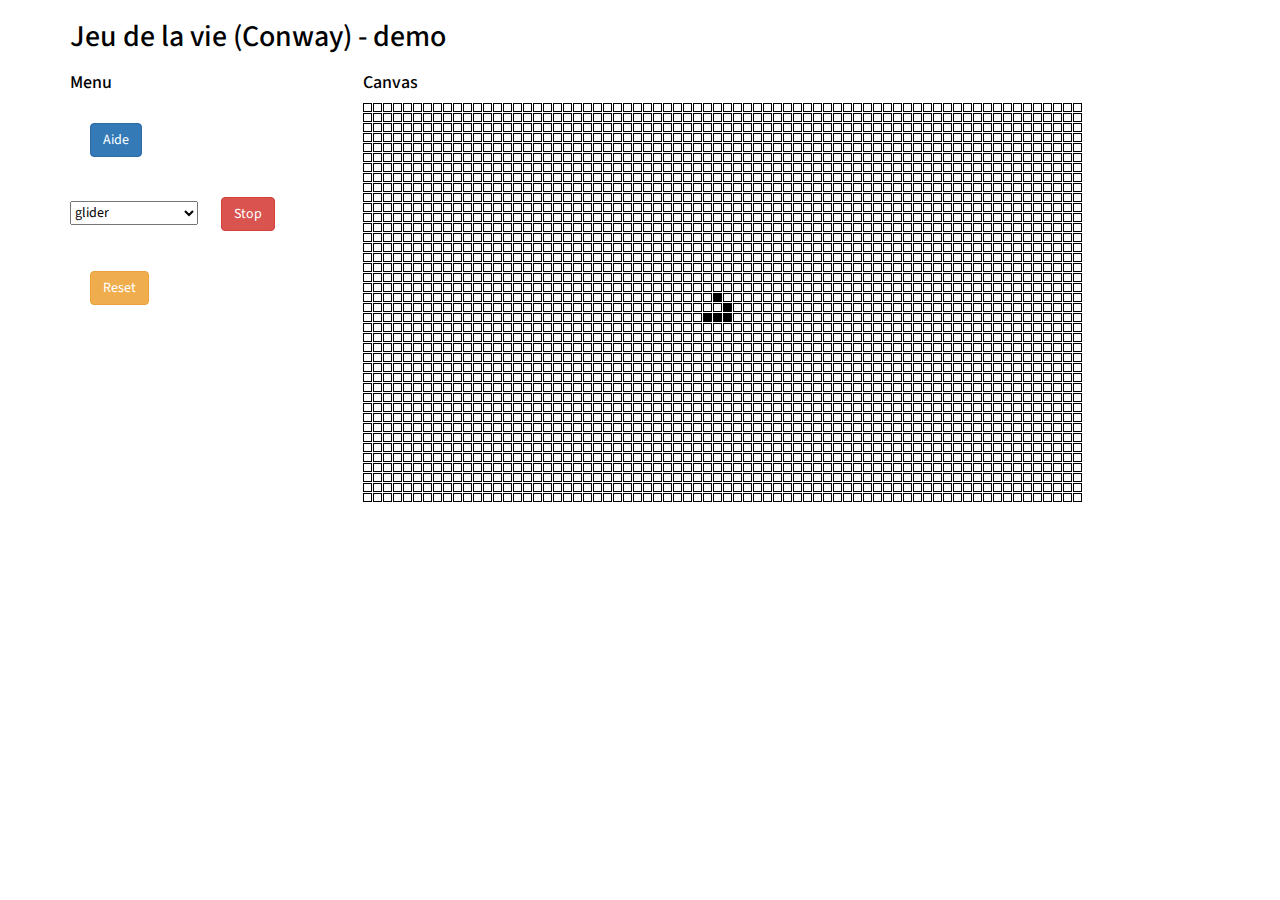
<file: game_of_life.html>
<!DOCTYPE html>
<html>
<head>
    <meta charset="utf-8">
    <meta http-equiv="X-UA-Compatible" content="IE=edge">
    <meta name="viewport" content="width=device-width, initial-scale=1">
    <title>Formation en fête - Automates cellulaires simples - démonstration</title>

    <link href="https://fonts.googleapis.com/css?family=Source+Sans+Pro" rel="stylesheet">
    <link rel="stylesheet" href="css/bootstrap.min.css">
    <link rel="stylesheet" href="css/style.css">

    <script src="js/jquery.js"></script>
    <script src="js/bootstrap.min.js"></script>
    <script src="js/functions.js"></script>
    <script src="js/rules.js"></script>

    <script>

    </script>
</head>
<body>
<div class="container">
    <div class="row">
        <div class="col-md-12">
            <h2>Jeu de la vie (Conway) - demo</h2>
        </div>
        <div class="col-md-3">
            <h4>Menu</h4>
            <button type="button" class="btn btn-primary" data-toggle="modal" data-target="#myModal"
                    style="margin: 20px;">Aide
            </button>
            <div class="text-center" id="rules">
            </div>
            <div>
                <select id="patternList" title="Choix du motif de départ">
                    <option name="glider">glider</option>
                    <option name="bloc">bloc</option>
                    <option name="random">random</option>
                    <option name="blinker">blinker</option>
                    <option name="acorn">acorn</option>
                    <option name="eight-in-line">eight-in-line</option>
                    <option name="toad">toad</option>
                    <option name="gosper-glider-gun">gosper-glider-gun</option>
                </select>
                <button class="btn btn-success" id="startBtn" style="margin: 20px;">Start</button>
                <br>
                <button class="btn btn-warning" id="reset" style="margin: 20px;">Reset</button>
            </div>
        </div>
        <div class="col-md-8">
            <h4>Canvas</h4>
            <canvas id="canvas" width="800" height="500"></canvas>
        </div>
    </div>
</div>
<script>

    /**
     * Creates an array of arrays for the data
     **/
    var createArray = function () {

        /**
         * Creates an array for the lines. Using a function is important to avoid linking the lines. I could have used slice(). Maybe.
         **/
        var createLine = function () {
            var someLine = [];

            var i = 0;
            while (i < 72) {
                someLine.push(0);
                i++;
            }

            return someLine;
        };

        var nCol = 40;
        var someCells = [];
        for (var i = 0; i < nCol; i++) {
            someCells.push(createLine());
        }

        return someCells;
    };

    /**
     * Draws (or redraws) the canvas from a array of arrays (cells)
     **/
    var canvasDraw = function (cells, context) {
        var col = 0;
        var ratio = 0.5;
        cells.forEach(function (line) {
            var i = 0;
            line.forEach(function (pixel) {
                if (pixel == 0) {
                    context.fillStyle = 'white';
                    context.fillRect(Math.floor(i * 20 * ratio) + 0.5, Math.floor(col * 20 * ratio) + 0.5, Math.floor(17 * ratio), Math.floor(17 * ratio));
                    context.strokeStyle = 'black';
                    context.strokeRect(Math.floor(i * 20 * ratio) + 0.5, Math.floor(col * 20 * ratio) + 0.5, Math.floor(17 * ratio), Math.floor(17 * ratio));
                } else {
                    context.fillStyle = 'black';
                    context.fillRect(Math.floor(i * 20 * ratio) + 0.5, Math.floor(col * 20 * ratio) + 0.5, Math.floor(17 * ratio), Math.floor(17 * ratio));
                    context.strokeStyle = 'black';
                    context.strokeRect(Math.floor(i * 20 * ratio) + 0.5, Math.floor(col * 20 * ratio) + 0.5, Math.floor(17 * ratio), Math.floor(17 * ratio));
                }
                i++;
            });
            col++;
        });
    };

    /**
     * From Wikipedia, Game of Life rules are:
     * 1. Any live cell with fewer than two live neighbours dies, as if caused by under-population.
     * 2. Any live cell with two or three live neighbours lives on to the next generation.
     * 3. Any live cell with more than three live neighbours dies, as if by over-population.
     * 4. Any dead cell with exactly three live neighbours becomes a live cell, as if by reproduction.
     */
    var nextGen = function (cells) {
        var cellsCopy = arrayClone(cells);
        var a = 0;
        for (var j = 1; j < cellsCopy.length - 1; j++) {
            for (var i = 1; i < cellsCopy[j].length - 1; i++) {
                a = cellsCopy[j - 1][i - 1] + cellsCopy[j - 1][i] + cellsCopy[j - 1][i + 1];
                a = a + cellsCopy[j][i - 1] + cellsCopy[j][i + 1];
                a = a + cellsCopy[j + 1][i - 1] + cellsCopy[j + 1][i] + cellsCopy[j + 1][i + 1];
                if (cellsCopy[j][i] == 1 && a < 2) {
                    cells[j][i] = 0;
                }
                if (cellsCopy[j][i] == 1 && (a == 2 || a == 3)) {
                    cells[j][i] = 1;
                }
                if (cellsCopy[j][i] == 1 && a > 3) {
                    cells[j][i] = 0;
                }
                if (cellsCopy[j][i] == 0 && a == 3) {
                    cells[j][i] = 1;
                }
            }
        }
    };

    /**
     * This draws the initial board. Choose a type!
     */
    var init = function (type) {
        switch (type) {
            case 'blinker':
                myCells[20][35] = 1;
                myCells[20][36] = 1;
                myCells[20][37] = 1;
                break;
            case 'bloc':
                myCells[20][35] = 1;
                myCells[21][35] = 1;
                myCells[20][36] = 1;
                myCells[21][36] = 1;
                break;
            case 'toad':
                myCells[20][35] = 1;
                myCells[20][36] = 1;
                myCells[20][37] = 1;
                myCells[21][34] = 1;
                myCells[21][35] = 1;
                myCells[21][36] = 1;
                break;
            case 'eight-in-line':
                myCells[20][35] = 1;
                myCells[20][36] = 1;
                myCells[20][37] = 1;
                myCells[20][38] = 1;
                myCells[20][39] = 1;
                myCells[20][40] = 1;
                myCells[20][41] = 1;
                myCells[20][42] = 1;
                break;
            case 'acorn':
                myCells[19][34] = 1;
                myCells[20][36] = 1;
                myCells[21][33] = 1;
                myCells[21][34] = 1;
                myCells[21][37] = 1;
                myCells[21][38] = 1;
                myCells[21][39] = 1;
                break;
            case 'random':
                for (var j = 1; j < myCells.length - 1; j++) {
                    for (var i = 1; i < myCells[j].length - 1; i++) {
                        myCells[j][i] = Math.round(Math.random());
                    }
                }
                break;
            case 'glider':
                myCells[19][34] = 1;
                myCells[20][35] = 1;
                myCells[20][36] = 1;
                myCells[21][34] = 1;
                myCells[21][35] = 1;
                break;
            case 'gosper-glider-gun':
                myCells[17][35] = 1;
                myCells[18][33] = 1;
                myCells[18][35] = 1;
                myCells[19][23] = 1;
                myCells[19][24] = 1;
                myCells[19][31] = 1;
                myCells[19][32] = 1;
                myCells[19][45] = 1;
                myCells[19][46] = 1;
                myCells[20][22] = 1;
                myCells[20][26] = 1;
                myCells[20][31] = 1;
                myCells[20][32] = 1;
                myCells[20][45] = 1;
                myCells[20][46] = 1;
                myCells[21][11] = 1;
                myCells[21][12] = 1;
                myCells[21][21] = 1;
                myCells[21][27] = 1;
                myCells[21][31] = 1;
                myCells[21][32] = 1;
                myCells[22][11] = 1;
                myCells[22][12] = 1;
                myCells[22][21] = 1;
                myCells[22][25] = 1;
                myCells[22][27] = 1;
                myCells[22][28] = 1;
                myCells[22][33] = 1;
                myCells[22][35] = 1;
                myCells[23][21] = 1;
                myCells[23][27] = 1;
                myCells[23][35] = 1;
                myCells[24][22] = 1;
                myCells[24][26] = 1;
                myCells[25][23] = 1;
                myCells[25][24] = 1;
        }
    };

    /**
     * Loops through the generations
     */
    var run = function () {
        nextGen(myCells);
        ctx.clearRect(0, 0, canvas.width, canvas.height); // Flush canvas
        canvasDraw(myCells, ctx);
    };

    var canvas = document.getElementById('canvas');
    var ctx = canvas.getContext("2d");

    var myCells = createArray();
    var initPattern = 'glider';
    if (location.search != '') {
        initPattern = location.search.substring(1); // If there is an URL parameter, initial pattern gets the name after the ?
        // Change selector content if URL parameter not null
        document.getElementById('patternList').value = initPattern;
    }

    document.getElementById('patternList').addEventListener('change', function () {
        window.location.href = 'game_of_life.html?' + document.getElementById('patternList').value;
    });

    init(initPattern); // There you can choose the initial pattern: acorn, eight-in-line, blinker, etc.

    ctx.clearRect(0, 0, canvas.width, canvas.height); // Flush canvas
    canvasDraw(myCells, ctx);

    var myTimer;
    document.getElementById('startBtn').addEventListener('click', function () {
        if (document.getElementById('startBtn').innerHTML == 'Start') {
            myTimer = setInterval(function () {
                run();
            }, 500);
            document.getElementById('startBtn').innerHTML = 'Stop';
            document.getElementById('startBtn').className = 'btn btn-danger';
        } else {
            clearInterval(myTimer);
            document.getElementById('startBtn').innerHTML = 'Start';
            document.getElementById('startBtn').className = 'btn btn-success';
        }
    });

    document.getElementById('reset').addEventListener('click', function () {
        if (document.getElementById('startBtn').innerHTML == 'Stop') {
            clearInterval(myTimer);
            document.getElementById('startBtn').innerHTML = 'Start';
            document.getElementById('startBtn').className = 'btn btn-success';
        }
        myCells = createArray();
        init(initPattern);
        ctx.clearRect(0, 0, canvas.width, canvas.height); // Flush canvas
        canvasDraw(myCells, ctx);
    });

    document.getElementById('startBtn').click();

</script>

<div class="modal fade" tabindex="-1" role="dialog" id="myModal">
    <div class="modal-dialog" role="document">
        <div class="modal-content">
            <div class="modal-header">
                <button type="button" class="close" data-dismiss="modal" aria-label="Close"><span
                        aria-hidden="true">&times;</span></button>
                <h4 class="modal-title">Aide</h4>
            </div>
            <div class="modal-body">
                <p>Vous pouvez démarrer la simulation avec "Start" et la stopper avec "Stop". Le bouton "Reset" permet
                    de revenir à la situation initiale.</p>
                <p>Choisissez un motif initial dans le menu déroulant.</p>
            </div>
            <div class="modal-footer">
                <button type="button" class="btn btn-default" data-dismiss="modal">Fermer</button>
            </div>
        </div><!-- /.modal-content -->
    </div><!-- /.modal-dialog -->
</div><!-- /.modal -->

</body>
</html>
</file>
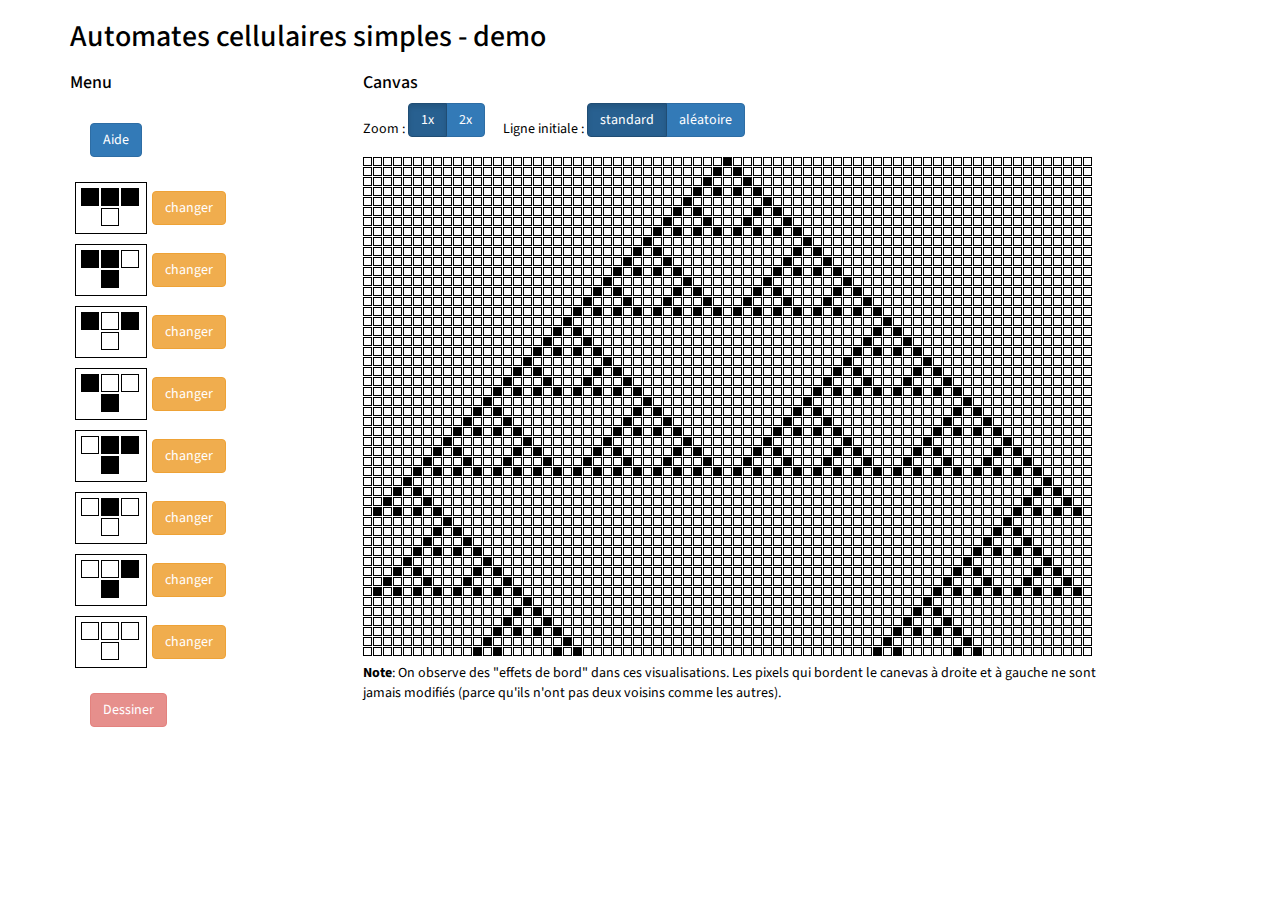
<file: line_cell.html>
<!DOCTYPE html>
<html>
<head>
    <meta charset="utf-8">
    <meta http-equiv="X-UA-Compatible" content="IE=edge">
    <meta name="viewport" content="width=device-width, initial-scale=1">
    <title>Formation en fête - Automates cellulaires simples - démonstration</title>

    <link href="https://fonts.googleapis.com/css?family=Source+Sans+Pro" rel="stylesheet">
    <link rel="stylesheet" href="css/bootstrap.min.css">
    <link rel="stylesheet" href="css/style.css">

    <script src="js/jquery.js"></script>
    <script src="js/bootstrap.min.js"></script>
    <script src="js/functions.js"></script>
    <script src="js/rules.js"></script>

    <script>
        var oneD = function (initial, ratio) {
            this.cells = initial;

            this.draw = function (ctx, generation) {
                var i = 0;
                this.cells.forEach(function (pixel) {
                    if (pixel == 0) {
                        ctx.fillStyle = 'white';
                        ctx.fillRect(Math.floor(i * 20 * ratio) + 0.5, Math.floor(generation * 20 * ratio) + 0.5, Math.floor(17 * ratio), Math.floor(17 * ratio));
                        ctx.strokeStyle = 'black';
                        ctx.strokeRect(Math.floor(i * 20 * ratio) + 0.5, Math.floor(generation * 20 * ratio) + 0.5, Math.floor(17 * ratio), Math.floor(17 * ratio));
                    } else {
                        ctx.fillStyle = 'black';
                        ctx.fillRect(Math.floor(i * 20 * ratio) + 0.5, Math.floor(generation * 20 * ratio) + 0.5, Math.floor(17 * ratio), Math.floor(17 * ratio));
                        ctx.strokeStyle = 'black';
                        ctx.strokeRect(Math.floor(i * 20 * ratio) + 0.5, Math.floor(generation * 20 * ratio) + 0.5, Math.floor(17 * ratio), Math.floor(17 * ratio));
                    }
                    i++;
                });
            }
        };
    </script>
</head>
<body>
<div class="container">
    <div class="row">
        <div class="col-md-12">
            <h2>Automates cellulaires simples - demo</h2>
        </div>
        <div class="col-md-3">
            <h4>Menu</h4>
            <button type="button" class="btn btn-primary" data-toggle="modal" data-target="#myModal"
                    style="margin: 20px;">Aide
            </button>
            <div class="text-center" id="rules">
            </div>
            <div>
                <button class="btn btn-danger" id="startBtn" style="margin: 20px;">Dessiner</button>
            </div>
        </div>
        <div class="col-md-8">
            <h4>Canvas</h4>
            Zoom :
            <div class="btn-group" data-toggle="buttons" style="margin-bottom: 20px;">
                <button class="btn btn-primary active" id="zoom1">1x</button>
                <button class="btn btn-primary" id="zoom2">2x</button>
            </div>
            &nbsp;&nbsp;&nbsp;&nbsp;
            Ligne initiale :
            <div class="btn-group" data-toggle="buttons" style="margin-bottom: 20px;">
                <button class="btn btn-primary active" id="init1">standard</button>
                <button class="btn btn-primary" id="init2">aléatoire</button>
            </div>

            <canvas id="canvas" width="800" height="500"></canvas>
            <div>
                <b>Note</b>: On observe des "effets de bord" dans ces visualisations. Les pixels qui bordent le canevas
                à droite et à gauche ne sont jamais modifiés (parce qu'ils n'ont pas deux voisins comme les autres).
            </div>
        </div>
    </div>
</div>
<script>

    var myRules = [
        {
            n: 'rule1',
            a: [1, 1, 1],
            b: 0
        },
        {
            n: 'rule2',
            a: [1, 1, 0],
            b: 1
        },
        {
            n: 'rule3',
            a: [1, 0, 1],
            b: 0
        },
        {
            n: 'rule4',
            a: [1, 0, 0],
            b: 1
        },
        {
            n: 'rule5',
            a: [0, 1, 1],
            b: 1
        },
        {
            n: 'rule6',
            a: [0, 1, 0],
            b: 0
        },
        {
            n: 'rule7',
            a: [0, 0, 1],
            b: 1
        },
        {
            n: 'rule8',
            a: [0, 0, 0],
            b: 0
        }
    ];

    if (location.search != '') {
        switch (location.search) {
            case '?rule254':
                myRules = rule254;
                break;
            case '?rule90':
                myRules = rule90;
                break;
            case '?rule30':
                myRules = rule30;
                break;
            case '?rule250':
                myRules = rule250;
                break;
            case '?rule184&alea':
                myRules = rule184;
                break;
        }
    }

    var toggleStartBtn = function () {
        var sbtn = document.getElementById('startBtn');
        sbtn.removeAttribute('disabled');
    };

    var t = 55;
    var ratio = 0.5;
    var myCells = [];

    for (var i = 1; i <= 73; i++) {
        if (i == 37) {
            myCells.push(1);
        } else {
            myCells.push(0);
        }
    }

    var z1 = document.getElementById('zoom1');
    var z2 = document.getElementById('zoom2');

    z1.addEventListener('click', function () {
        t = 55;
        ratio = 0.5;
        z1.className += ' active';
        z2.className = 'btn btn-primary';
        myCells = [];
        for (var i = 1; i <= 73; i++) {
            if (i == 37) {
                myCells.push(1);
            } else {
                myCells.push(0);
            }
        }
        toggleStartBtn();
    });

    z2.addEventListener('click', function () {
        t = 25;
        ratio = 1;
        z2.className += ' active';
        z1.className = 'btn btn-primary';
        myCells = [0, 0, 0, 0, 0, 0, 0, 0, 0, 0, 0, 0, 0, 0, 0, 0, 0, 0, 1, 0, 0, 0, 0, 0, 0, 0, 0, 0, 0, 0, 0, 0, 0, 0, 0, 0, 0];
        toggleStartBtn();
    });

    var i1 = document.getElementById('init1');
    var i2 = document.getElementById('init2');

    i1.addEventListener('click', function () {
        i1.className += ' active';
        i2.className = 'btn btn-primary';
        myCells = [];
        if (t == 55) {
            for (var i = 1; i <= 73; i++) {
                if (i == 37) {
                    myCells.push(1);
                } else {
                    myCells.push(0);
                }
            }
        } else {
            myCells = [0, 0, 0, 0, 0, 0, 0, 0, 0, 0, 0, 0, 0, 0, 0, 0, 0, 0, 1, 0, 0, 0, 0, 0, 0, 0, 0, 0, 0, 0, 0, 0, 0, 0, 0, 0, 0];
        }
        toggleStartBtn();
    });

    i2.addEventListener('click', function () {
        i2.className += ' active';
        i1.className = 'btn btn-primary';
        myCells = [];
        if (t == 55) {
            myCells.push(0);
            var i = 0;
            while (i < 72) {
                myCells.push(Math.round(Math.random()));
                i++;
            }
            myCells.push(0);
        } else {
            myCells.push(0);
            var i = 0;
            while (i < 37) {
                myCells.push(Math.round(Math.random()));
                i++;
            }
            myCells.push(0);
        }
        toggleStartBtn();
    });

    var eDraw = function (e) {
        var myRule = e.a;
        var myTarget = e.b;

        var canvas = document.getElementById(e.n);
        var ctx = canvas.getContext("2d");
        var rule = new oneD(myRule, 1);
        rule.draw(ctx, 0);
        if (myTarget == 1) {
            ctx.fillStyle = 'black';
            ctx.fillRect(20.5, 20.5, 17, 17);
            ctx.strokeStyle = 'black';
            ctx.strokeRect(20.5, 20.5, 17, 17);
        } else {
            ctx.fillStyle = 'white';
            ctx.fillRect(20.5, 20.5, 17, 17);
            ctx.strokeStyle = 'black';
            ctx.strokeRect(20.5, 20.5, 17, 17);
        }
    };

    myRules.forEach(function (element) {

        var d = document.createElement('div');
        d.className += ' flex-container';
        document.getElementById('rules').appendChild(d);

        var e = document.createElement('canvas');
        e.width = "60";
        e.height = "40";
        e.style.padding = '5px';
        e.style.margin = '5px';
        e.style.border = '1px solid black';
        e.id = element.n;
        e.className += 'flex-items';
        d.appendChild(e);

        eDraw(element);

        var s = document.createElement('button');
        s.innerHTML = "changer";
        s.style.height = '20px;';
        s.className += "btn btn-warning flex-items";
        d.appendChild(s);
        s.addEventListener('click', function (e) {
            if (element.b == 1) {
                element.b = 0;
                eDraw(element);
            } else {
                element.b = 1;
                eDraw(element);
            }
            toggleStartBtn();
        });
    });

    document.getElementById('startBtn').addEventListener('click', function () {

        var sbtn = document.getElementById('startBtn');
        sbtn.setAttribute('disabled', 'disabled');
        var demo6 = new oneD(myCells, ratio);

        var canvas = document.getElementById('canvas');
        var ctx = canvas.getContext("2d");
        ctx.clearRect(0, 0, canvas.width, canvas.height);

        demo6.draw(ctx, 0);

        var calcNG = function (init) {
            var nextGen = [];
            nextGen.push(0);
            for (var i = 1; i < init.length - 1; i++) {
                var a = init[i - 1];
                var b = init[i];
                var c = init[i + 1];
                myRules.forEach(function (element) {
                    if ([a, b, c].equals(element.a)) {
                        nextGen.push(element.b);
                    }
                });
            }
            nextGen.push(0);
            return nextGen;
        };

        var demoX = new oneD(myNextGen = calcNG(myCells), ratio);
        demoX.draw(ctx, 1);

        for (var i = 2; i < t; i++) {
            demoX = new oneD(myNextGen = calcNG(myNextGen), ratio);
            demoX.draw(ctx, i);
        }
    });

    if (location.search == '?rule184&alea') {
        i2.click();
    }

    document.getElementById('startBtn').click();


</script>

<div class="modal fade" tabindex="-1" role="dialog" id="myModal">
    <div class="modal-dialog" role="document">
        <div class="modal-content">
            <div class="modal-header">
                <button type="button" class="close" data-dismiss="modal" aria-label="Close"><span
                        aria-hidden="true">&times;</span></button>
                <h4 class="modal-title">Aide</h4>
            </div>
            <div class="modal-body">
                <p>Dans le menu, en cliquant sur les boutons oranges, vous pouvez changer la couleur du pixel de la
                    génération suivante, pour chacun des
                    triplets. Lorsque vous avez fait vos choix, vous pouvez afficher le résultat en choisissant le
                    bouton "Dessiner". Vous pouvez ensuite changer les paramètres et redessiner un nouvel automate.</p>
                <p>Pour changer l'échelle, utilisez le zoom 1x (petits pixels) ou 2x (grands pixels), vous devez
                    également redessiner le canevas.</p>
                <p>Pour changer la ligne initiale, utilisez les boutons "standard" (une ligne de pixels blancs avec un
                    pixel noir au centre) ou "aléatoire" (chaque élément de la ligne initiale est choisi au hasard).
                    Pour changer la ligne en mode aléatoire, recliquez simplement sur "aléatoire". N'oubliez pas de
                    recliquez sur "Dessiner" pour afficher le résultat.</p>
            </div>
            <div class="modal-footer">
                <button type="button" class="btn btn-default" data-dismiss="modal">Fermer</button>
            </div>
        </div><!-- /.modal-content -->
    </div><!-- /.modal-dialog -->
</div><!-- /.modal -->

</body>
</html>
</file>
<file: css/style.css>
body {
    font-family: 'Source Sans Pro', sans-serif;
    color: #000;
}

.bar {
    position: fixed;
    background-color: #2e6da4;
    height: 10px;
    width: 100%;
}

.title {
    color: #fff;
    vertical-align: middle;
    text-align: center;
    padding-top: 15em;
}

.title h1 {
    font-size: 72px;
}

.page {
    background-color: #2e6da4;
    width:100%;
    height: 90vh;
    display: table;
    position: relative;
    z-index: 10;
}

#intro {
    margin-top: 10vh;
}

.main {
    min-height: 100vh;
}

.main h1 {
    text-align: center;
    font-size: 60px;
    margin-bottom: 0.5em;
}

.main h2 {
    text-align: center;
    font-size: 32px;
    text-transform: uppercase;
    margin-top: 1em;
}

.btn-big-top-margin {
    margin: 3em;
}

p, ul {
    font-size: 20px;
}

.canvas-frame {
    margin-top: 20px;
}

.flex-container {
    display: flex;
    align-items: center;
}

.flex-items {
}
</file>
